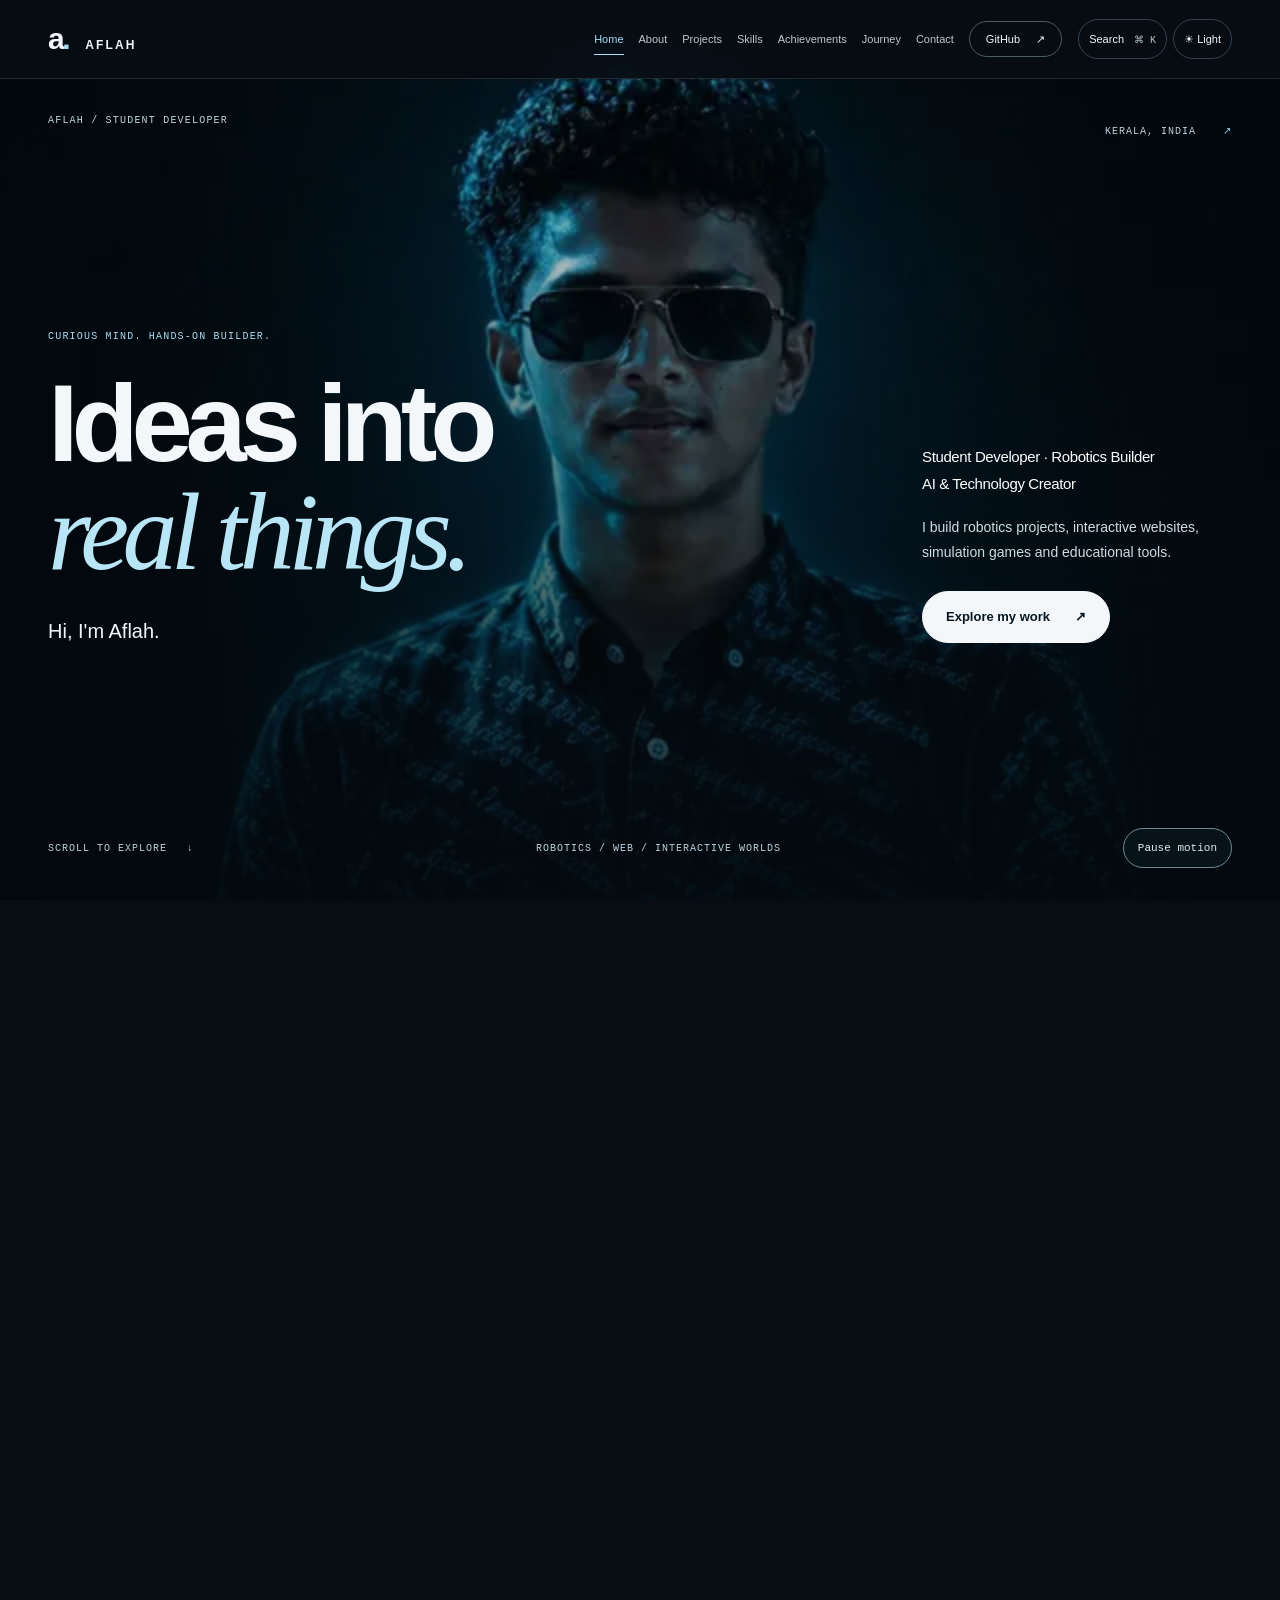
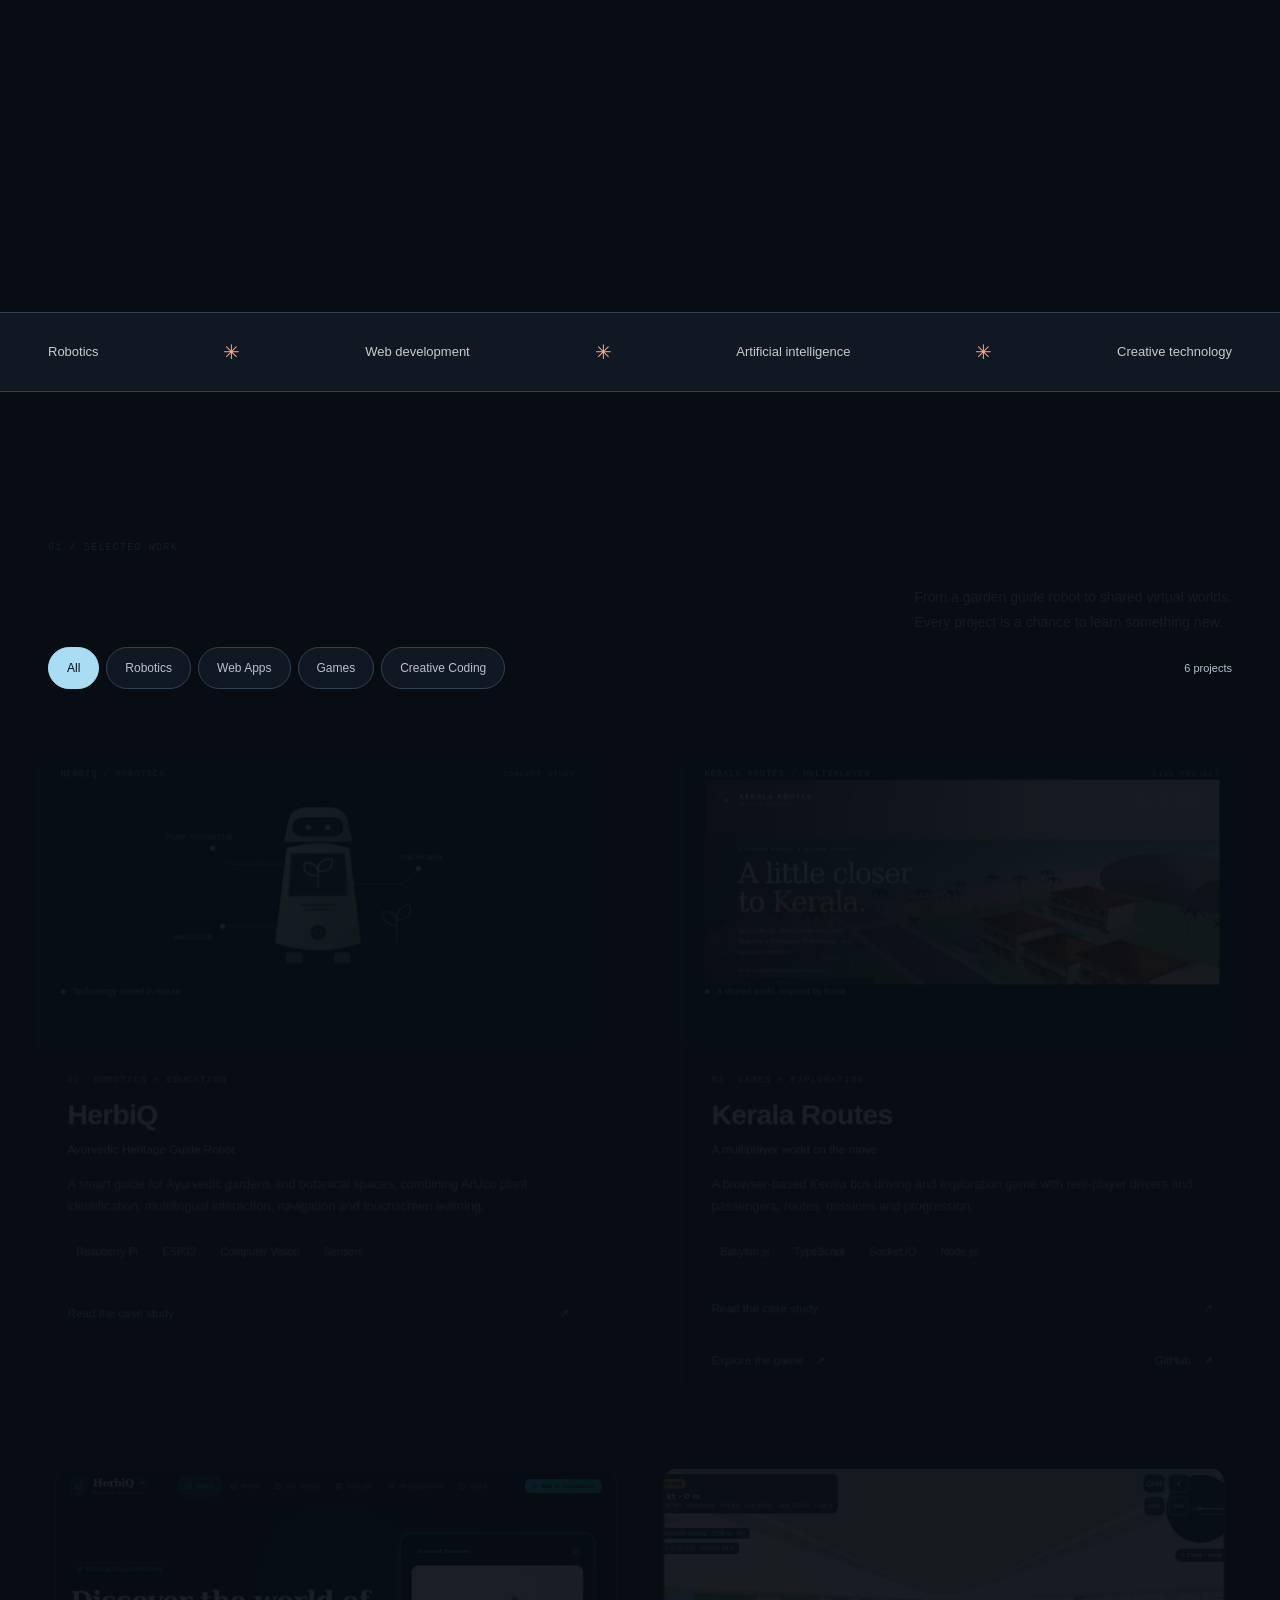
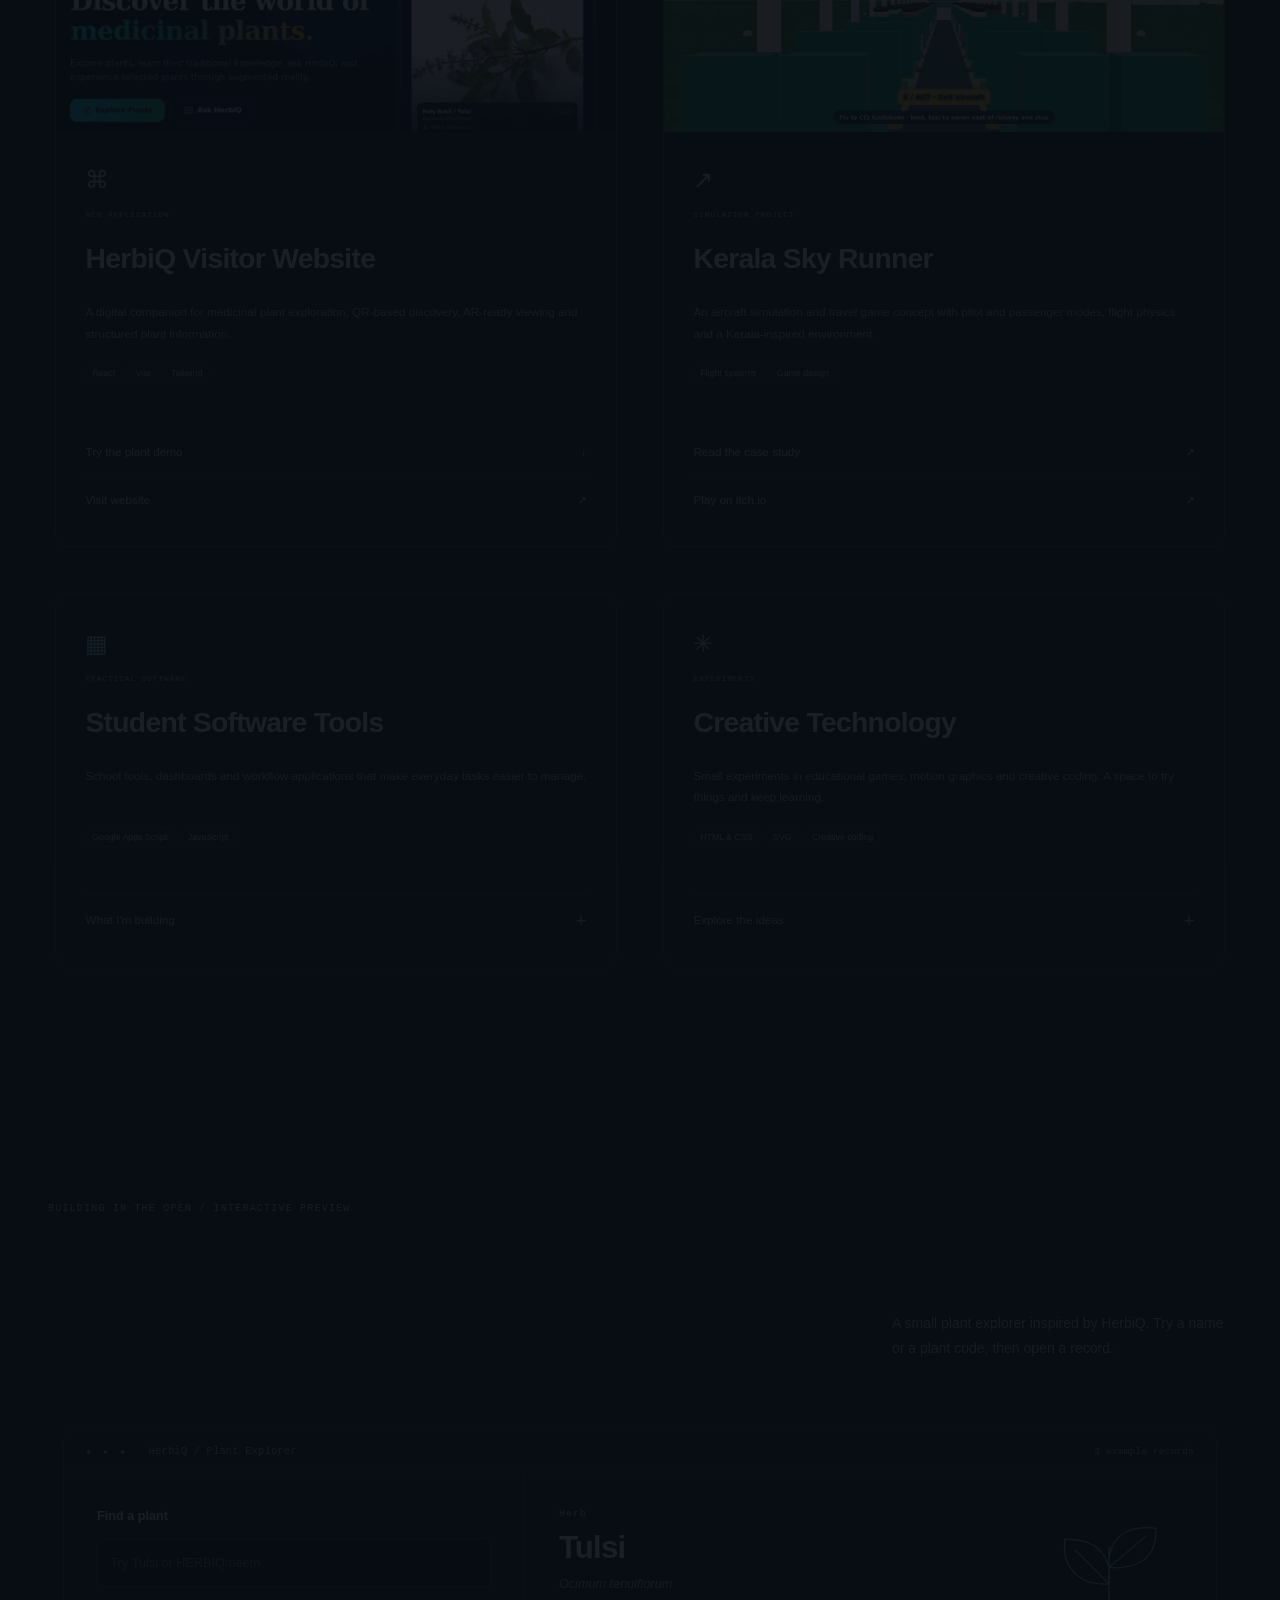
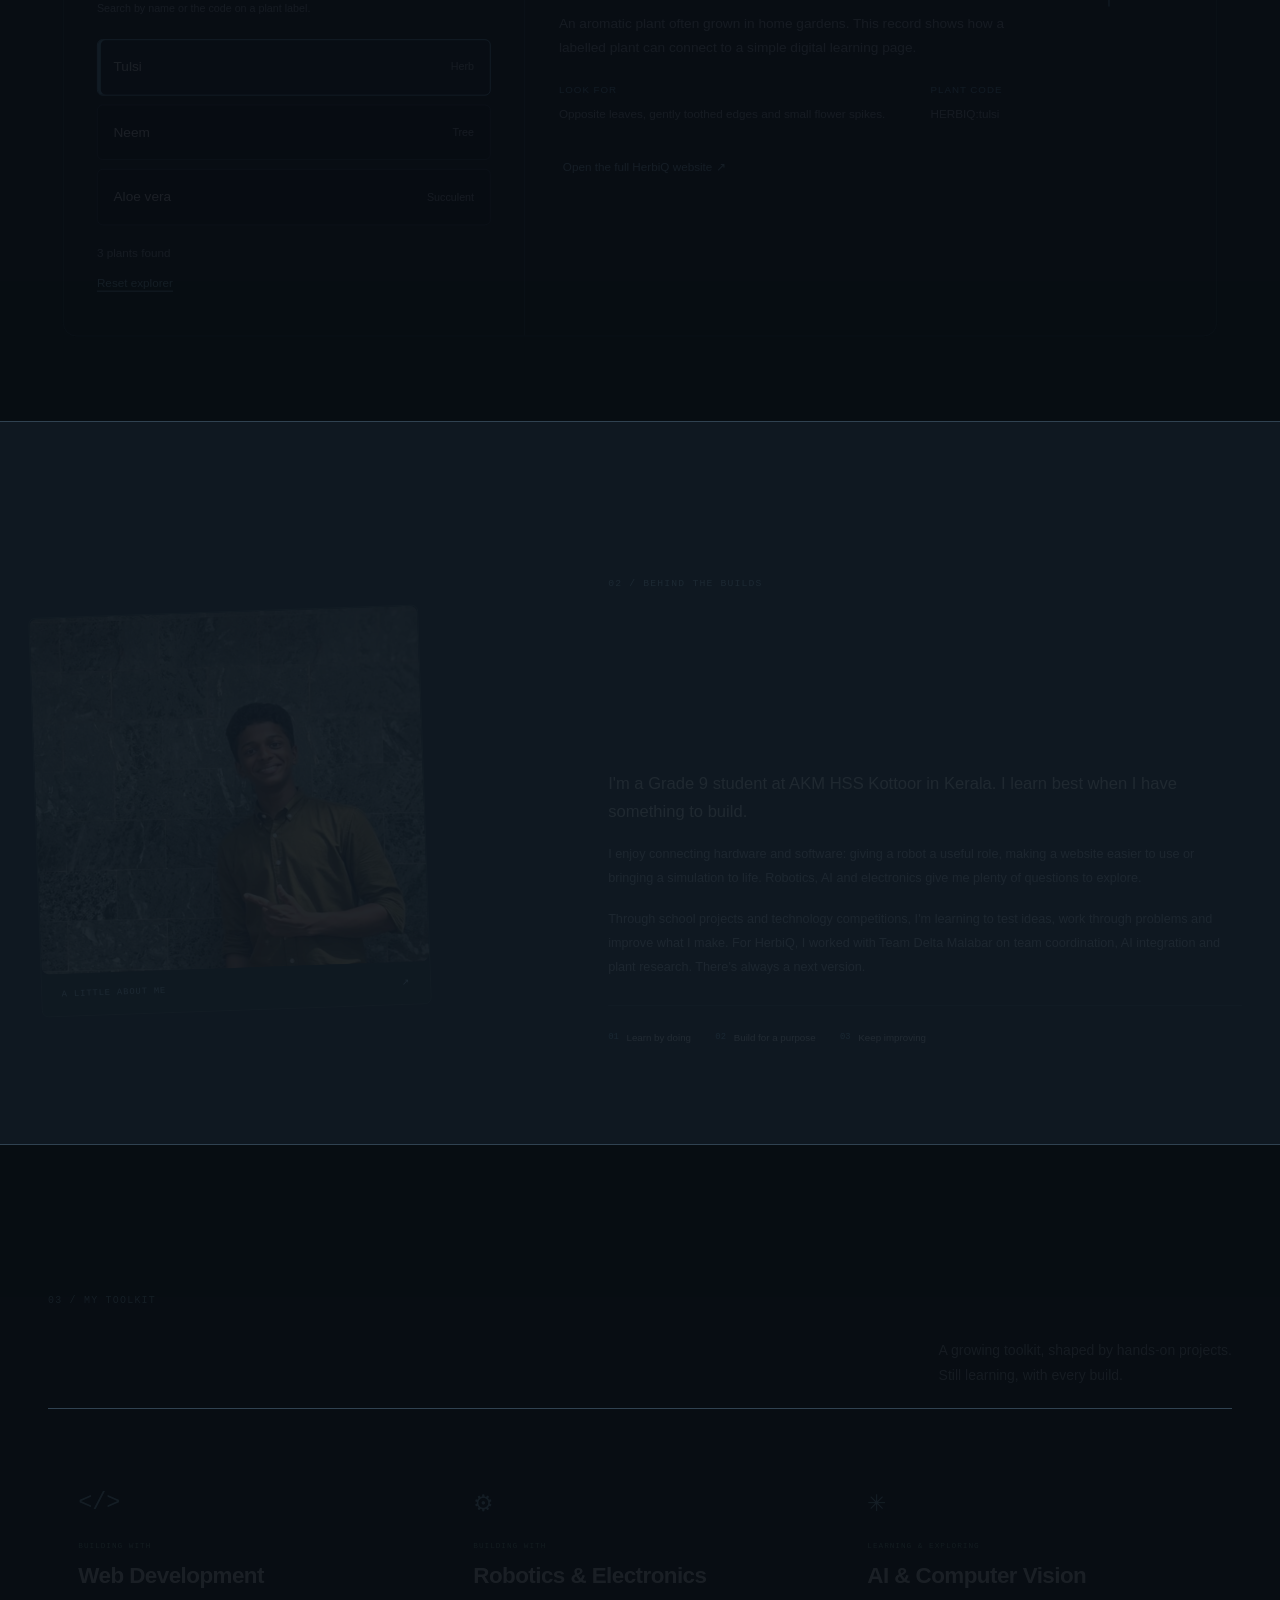
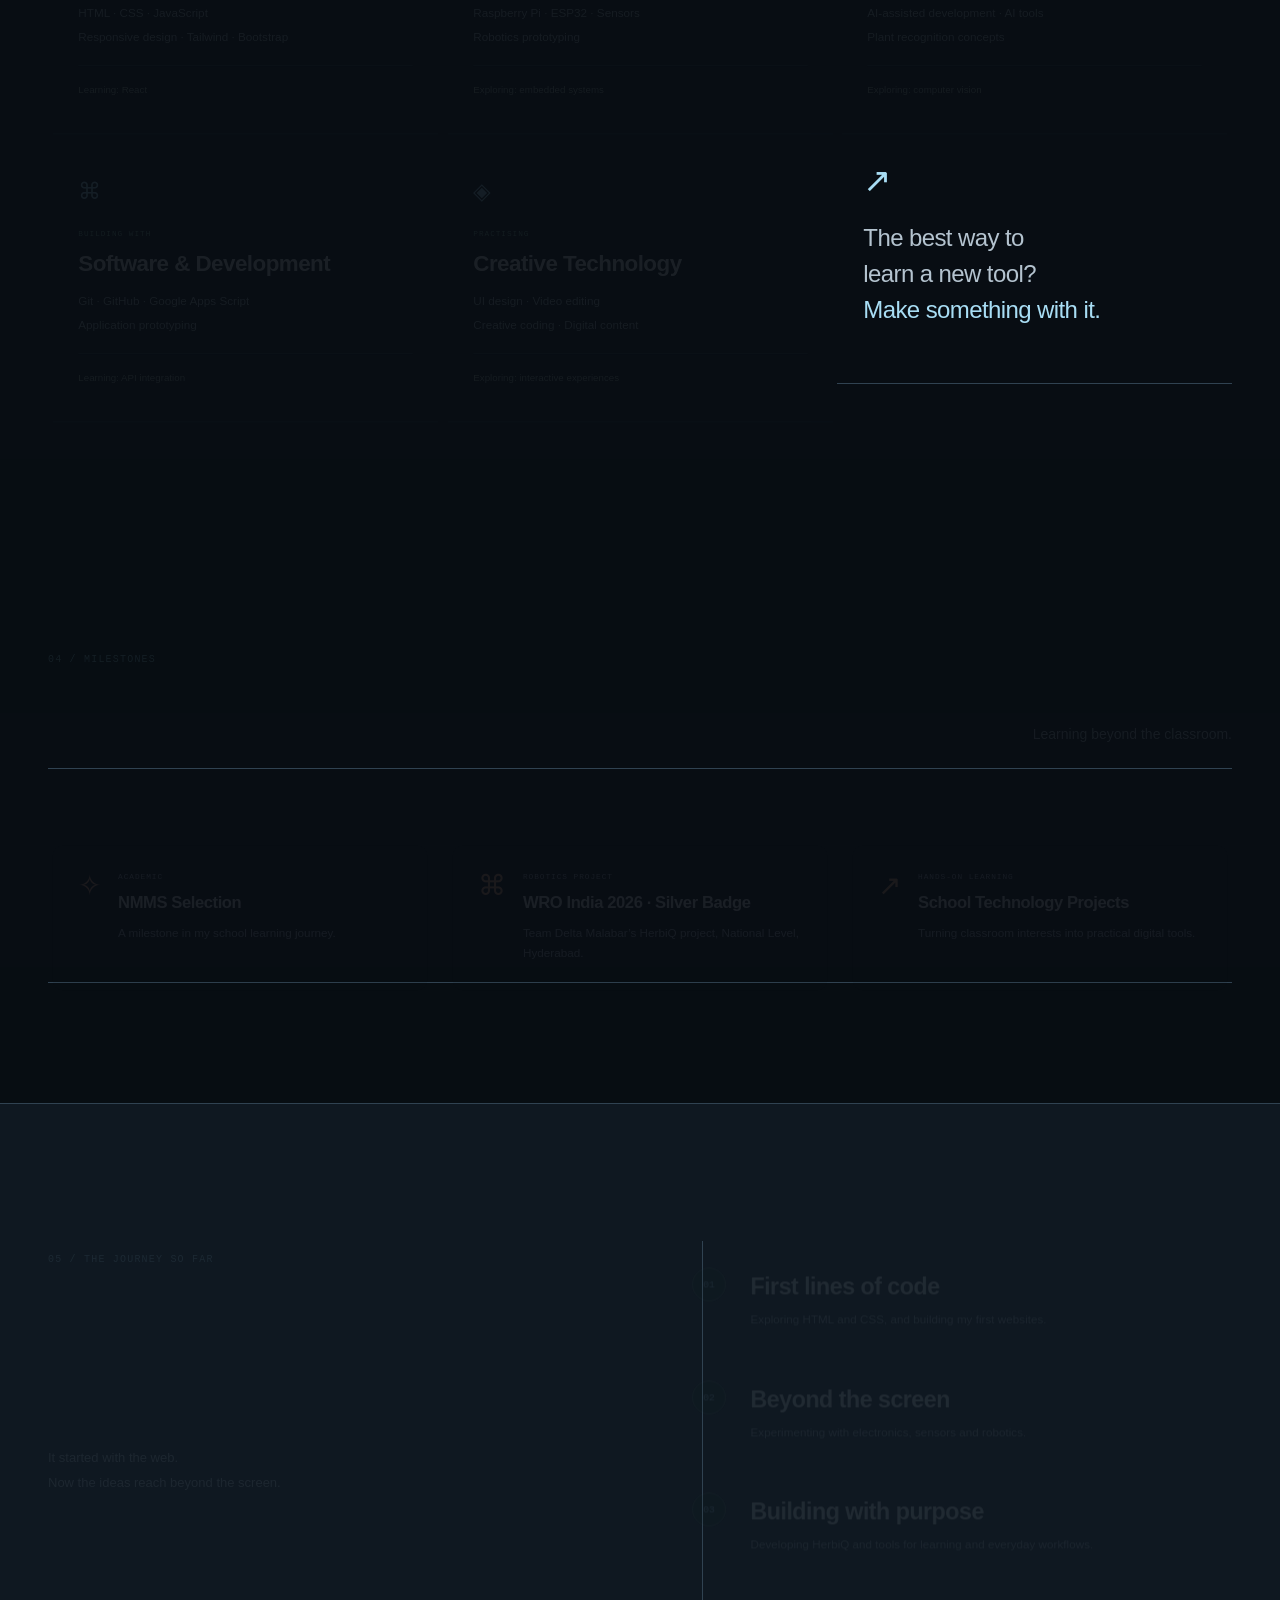
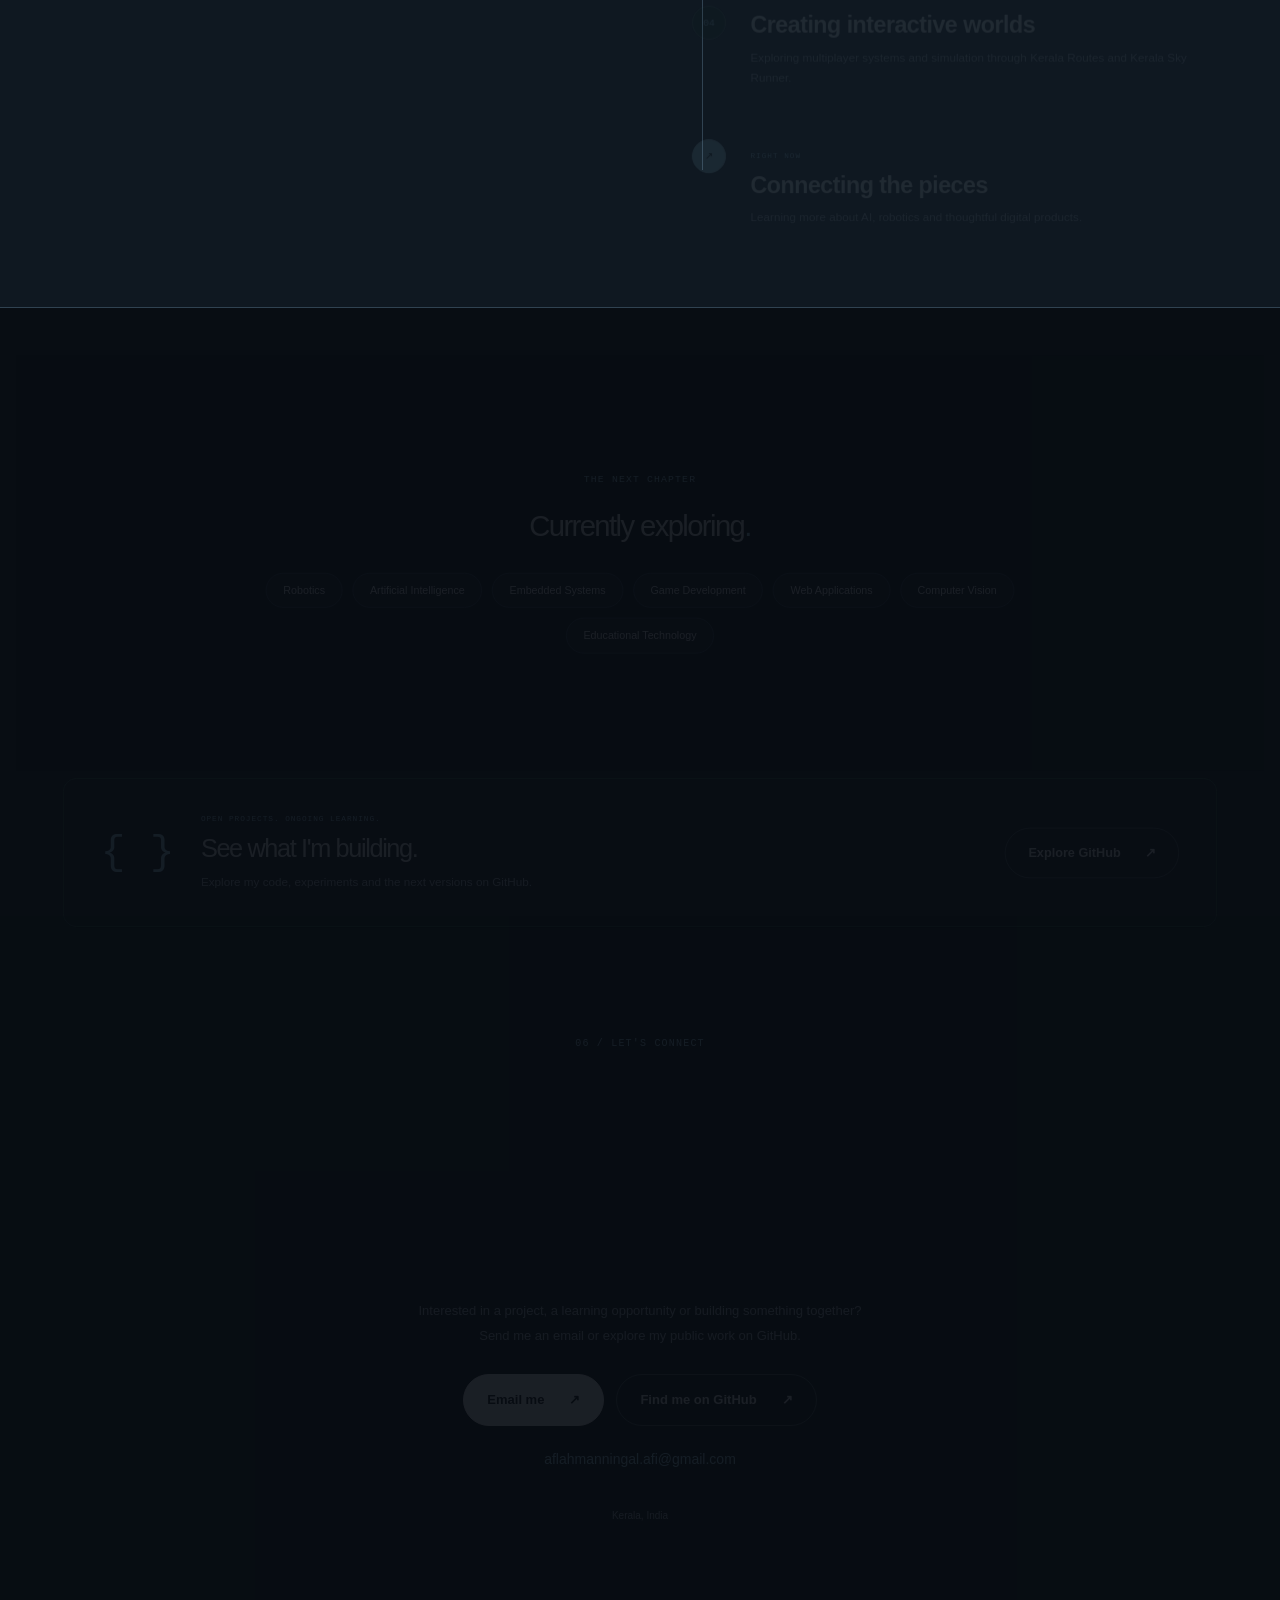
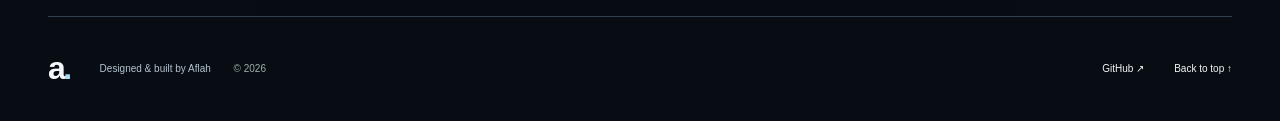
<file: index.html>
<!doctype html>
<html lang="en">
  <head>
    <meta charset="utf-8" />
    <meta name="viewport" content="width=device-width, initial-scale=1" />
    <meta name="theme-color" content="#0c1416" />
    <title>Aflah — Student Developer & Robotics Builder</title>
    <meta
      name="description"
      content="Aflah is a Grade 9 student at AKM HSS Kottoor, Kerala, building robotics projects, web applications, simulation games and educational technology."
    />
    <link rel="canonical" href="https://aflahafi.github.io/personal-/" />
    <meta property="og:type" content="website" />
    <meta property="og:title" content="Aflah — Ideas into things that work." />
    <meta
      property="og:description"
      content="Student developer, robotics builder and AI & technology creator from Kerala. Explore HerbiQ, Kerala Routes and more."
    />
    <meta property="og:url" content="https://aflahafi.github.io/personal-/" />
    <meta
      property="og:image"
      content="https://aflahafi.github.io/personal-/assets/social-card.jpg"
    />
    <meta property="og:image:width" content="1200" />
    <meta property="og:image:height" content="630" />
    <meta
      property="og:image:alt"
      content="Aflah, student developer and robotics builder from Kerala"
    />
    <meta name="twitter:card" content="summary_large_image" />
    <link rel="icon" href="assets/favicon.svg" type="image/svg+xml" />
    <script src="theme.js?v=20261012-cinematic"></script>
    <link rel="stylesheet" href="style.css?v=20261012-cinematic" />
    <link rel="stylesheet" href="features.css?v=20261012-cinematic" />
    <script src="script.js?v=20261012-cinematic" defer></script>
    <script src="features.js?v=20261012-cinematic" defer></script>
  <link rel="stylesheet" href="cinematic.css?v=20261012"><script src="cinematic.js?v=20261012" defer></script></head>
  <body class="cinematic">
    <a class="skip-link" href="#main">Skip to content</a>
    <header class="site-header">
      <nav class="nav wrap" aria-label="Main navigation">
        <a class="brand" href="#home" aria-label="Aflah home"
          >a<span>.</span><span class="brand-name">AFLAH</span></a
        >
        <div class="nav-tools" hidden>
          <button class="utility-button command-trigger" type="button" aria-label="Search projects and sections">Search <kbd>⌘ K</kbd></button>
          <button class="utility-button theme-toggle" type="button" aria-label="Switch to light theme">☀ <span>Light</span></button>
        </div>
        <button
          class="menu-toggle"
          type="button"
          aria-controls="nav-links"
          aria-expanded="false"
          hidden
        >
          <span>Menu</span><span class="menu-icon" aria-hidden="true"></span>
        </button>
        <div class="nav-links" id="nav-links">
          <a href="#home">Home</a><a href="#about">About</a
          ><a href="#projects">Projects</a><a href="#skills">Skills</a
          ><a href="#achievements">Achievements</a><a href="#journey">Journey</a
          ><a href="#contact">Contact</a>
          <a class="nav-github" href="https://github.com/AFLAHAFI"
            >GitHub <span aria-hidden="true">↗</span></a
          >
        </div>
      </nav>
    </header>
    <main id="main">

      <section class="cinema-hero" id="home" aria-labelledby="hero-title">
        <div class="cinema-stage">
      <div class="cinema-backdrop" aria-hidden="true"><img src="assets/sequence/poster.webp" alt="" width="1280" height="720" fetchpriority="high"><canvas id="portrait-sequence"></canvas></div>
          <div class="cinema-top wrap"><p class="eyebrow">AFLAH / STUDENT DEVELOPER</p><p>KERALA, INDIA <span>↗</span></p></div>
          <div class="cinema-intro wrap">
            <div><p class="eyebrow">CURIOUS MIND. HANDS-ON BUILDER.</p><h1 id="hero-title">Ideas into<br><em>real things.</em></h1><p class="cinema-name">Hi, I'm Aflah.</p></div>
            <div class="cinema-summary"><p class="hero-role">Student Developer · Robotics Builder<br>AI & Technology Creator</p><p>I build robotics projects, interactive websites, simulation games and educational tools.</p><a class="button primary" href="#projects">Explore my work <span aria-hidden="true">↗</span></a></div>
          </div>
          <div class="cinema-second wrap"><p class="eyebrow">HARDWARE. SOFTWARE. A LITTLE CURIOSITY.</p><h2>Learning by doing.<br>Building with purpose.</h2><p>Grade 9 · AKM HSS Kottoor<br>One idea. Many ways to build it.</p><a class="text-link" href="#about">Meet the person behind the projects ↗</a></div>
          <div class="cinema-bottom wrap"><a href="#projects">SCROLL TO EXPLORE <span aria-hidden="true">↓</span></a><span>ROBOTICS / WEB / INTERACTIVE WORLDS</span><button id="motion-toggle" type="button" hidden aria-pressed="false">Pause motion</button></div>
        </div>
      </section>
      <div class="discipline-strip" aria-label="Areas of interest">
        <div class="wrap">
          <span>Robotics</span><i aria-hidden="true">✳</i
          ><span>Web development</span><i aria-hidden="true">✳</i
          ><span>Artificial intelligence</span><i aria-hidden="true">✳</i
          ><span>Creative technology</span>
        </div>
      </div>
      <section
        class="section wrap"
        id="projects"
        aria-labelledby="projects-title"
      >
        <div class="section-heading">
          <div>
            <p class="eyebrow">01 / SELECTED WORK</p>
            <h2 id="projects-title">Ideas, brought to life<span>.</span></h2>
          </div>
          <p>
            From a garden guide robot to shared virtual worlds.<br />Every
            project is a chance to learn something new.
          </p>
        </div>
        <div class="project-toolbar" hidden>
          <div class="filter-buttons" role="group" aria-label="Filter projects">
            <button type="button" data-filter="all" aria-pressed="true">All</button>
            <button type="button" data-filter="robotics" aria-pressed="false">Robotics</button>
            <button type="button" data-filter="web" aria-pressed="false">Web Apps</button>
            <button type="button" data-filter="games" aria-pressed="false">Games</button>
            <button type="button" data-filter="creative" aria-pressed="false">Creative Coding</button>
          </div>
          <p class="result-count" role="status" aria-live="polite">6 projects</p>
        </div>
        <div class="project-catalog"><article data-category="robotics" class="project-card featured reveal">
            <div class="project-visual herbiq-visual">
              <div class="visual-top">
                <span>HERBIQ / ROBOTICS</span><span>CONCEPT STUDY</span>
              </div>
              <img
                src="assets/herbiq.svg"
                width="600"
                height="320"
                alt="Concept illustration of a guide robot with a plant information display"
                loading="lazy"
              />
              <div class="visual-bottom">
                <span class="status-dot"></span> Technology rooted in nature
              </div>
            </div>
            <div class="project-body">
              <div class="project-kicker">
                01 <span>ROBOTICS × EDUCATION</span>
              </div>
              <h3>HerbiQ</h3>
              <p class="project-subtitle">Ayurvedic Heritage Guide Robot</p>
              <p>
                A smart guide for Ayurvedic gardens and botanical spaces,
                combining ArUco plant identification, multilingual interaction,
                navigation and touchscreen learning.
              </p>
              <ul class="tags" aria-label="HerbiQ technologies">
                <li>Raspberry Pi</li>
                <li>ESP32</li>
                <li>Computer Vision</li>
                <li>Sensors</li>
              </ul>
              <a class="card-link" href="projects/herbiq.html">Read the case study <span aria-hidden="true">↗</span></a>
            </div>
          </article>
<article data-category="games" class="project-card featured reveal">
            <div class="project-visual routes-visual">
              <div class="visual-top">
                <span>KERALA ROUTES / MULTIPLAYER</span><span>LIVE PROJECT</span>
              </div>
              <img
                src="assets/kerala-routes-screen.webp"
                width="600"
                height="320"
                alt="Kerala Routes multiplayer game welcome screen"
                loading="lazy"
              />
              <div class="visual-bottom">
                <span class="status-dot"></span> A shared world, inspired by
                home
              </div>
            </div>
            <div class="project-body">
              <div class="project-kicker">
                02 <span>GAMES × EXPLORATION</span>
              </div>
              <h3>Kerala Routes</h3>
              <p class="project-subtitle">A multiplayer world on the move</p>
              <p>
                A browser-based Kerala bus driving and exploration game with
                real-player drivers and passengers, routes, missions and
                progression.
              </p>
              <ul class="tags" aria-label="Kerala Routes technologies">
                <li>Babylon.js</li>
                <li>TypeScript</li>
                <li>Socket.IO</li>
                <li>Node.js</li>
              </ul>
              <a class="case-link" href="projects/kerala-routes.html">Read the case study <span aria-hidden="true">↗</span></a><div class="project-links">
                <a href="https://aflahafi.github.io/kerala-routes/"
                  >Explore the game <span aria-hidden="true">↗</span></a
                ><a href="https://github.com/AFLAHAFI/kerala-routes"
                  >GitHub <span aria-hidden="true">↗</span></a
                >
              </div>
            </div>
          </article>
<article data-category="web" class="project-card compact reveal"><img class="card-preview" src="assets/herbiq-screen.webp" width="1280" height="800" loading="lazy" alt="HerbiQ visitor website plant explorer">
            <div class="small-card-top">
              <span class="project-icon" aria-hidden="true">⌘</span
              ><span class="micro">WEB APPLICATION</span>
            </div>
            <h3>HerbiQ Visitor Website</h3>
            <p>
              A digital companion for medicinal plant exploration, QR-based
              discovery, AR-ready viewing and structured plant information.
            </p>
            <ul class="tags">
              <li>React</li>
              <li>Vite</li>
              <li>Tailwind</li>
            </ul>
            <a class="case-link" href="#playground">Try the plant demo <span aria-hidden="true">↓</span></a><a class="card-link" href="https://herbiq-site.vercel.app/"
              >Visit website <span aria-hidden="true">↗</span></a
            >
          </article>
<article data-category="games" class="project-card compact reveal"><img class="card-preview" src="assets/sky-runner-screen.webp" width="1364" height="606" loading="lazy" alt="Aircraft cabin in Kerala Sky Runner">
            <div class="small-card-top">
              <span class="project-icon" aria-hidden="true">↗</span
              ><span class="micro">SIMULATION PROJECT</span>
            </div>
            <h3>Kerala Sky Runner</h3>
            <p>
              An aircraft simulation and travel game concept with pilot and
              passenger modes, flight physics and a Kerala-inspired environment.
            </p>
            <ul class="tags">
              <li>Flight systems</li>
              <li>Game design</li>
            </ul>
            <a class="case-link" href="projects/sky-runner.html">Read the case study <span aria-hidden="true">↗</span></a><a class="card-link" href="https://brainbloom.itch.io/kerala-sky-runner-living-world"
              >Play on itch.io <span aria-hidden="true">↗</span></a
            >
          </article>
<article data-category="web" class="project-card compact reveal">
            <div class="small-card-top">
              <span class="project-icon" aria-hidden="true">▦</span
              ><span class="micro">PRACTICAL SOFTWARE</span>
            </div>
            <h3>Student Software Tools</h3>
            <p>
              School tools, dashboards and workflow applications that make
              everyday tasks easier to manage.
            </p>
            <ul class="tags">
              <li>Google Apps Script</li>
              <li>JavaScript</li>
            </ul>
            <details>
              <summary>
                What I'm building <span aria-hidden="true">+</span>
              </summary>
              <div class="detail-content">
                Attendance and inventory tools, admission workflows and task
                management dashboards. These internal applications are presented
                here without private records or access links.
              </div>
            </details>
          </article>
<article data-category="creative" class="project-card compact reveal">
            <div class="small-card-top">
              <span class="project-icon" aria-hidden="true">✳</span
              ><span class="micro">EXPERIMENTS</span>
            </div>
            <h3>Creative Technology</h3>
            <p>
              Small experiments in educational games, motion graphics and
              creative coding. A space to try things and keep learning.
            </p>
            <ul class="tags">
              <li>HTML & CSS</li>
              <li>SVG</li>
              <li>Creative coding</li>
            </ul>
            <details>
              <summary>
                Explore the ideas <span aria-hidden="true">+</span>
              </summary>
              <div class="detail-content">
                Browser-based maths activities, animated SVG visuals and MotionForge experiments for turning SVG/HTML animations into video, combining design with code.
              </div>
            </details>
          </article></div>
      </section>
      <section class="section wrap playground" id="playground" aria-labelledby="playground-title">
        <div class="section-heading"><div><p class="eyebrow">BUILDING IN THE OPEN / INTERACTIVE PREVIEW</p><h2 id="playground-title">A little curiosity.<br>A living collection<span>.</span></h2></div><p>A small plant explorer inspired by HerbiQ. Try a name or a plant code, then open a record.</p></div>
        <div class="demo-shell" hidden>
          <div class="demo-browser"><span aria-hidden="true">● ● ●</span><span>HerbiQ / Plant Explorer</span><span class="demo-badge">3 example records</span></div>
          <div class="demo-layout"><div class="plant-search-panel">
            <label for="plant-search">Find a plant</label><input id="plant-search" type="search" placeholder="Try Tulsi or HERBIQ:neem" autocomplete="off">
            <p class="demo-hint">Search by name or the code on a plant label.</p>
            <div id="plant-list" class="plant-list" role="group" aria-label="Example plants"></div>
            <p id="plant-count" role="status" aria-live="polite"></p>
            <button type="button" class="demo-reset">Reset explorer</button>
          </div><article class="plant-detail" aria-labelledby="plant-title">
            <div class="leaf-art" aria-hidden="true"><svg viewBox="0 0 240 180"><path d="M120 164V65M120 127C63 130 42 91 48 54C102 52 126 84 120 127M120 100C117 52 149 29 197 36C199 82 170 104 120 100"/><path d="M120 127L63 70M120 100L180 49"/></svg></div>
            <p class="eyebrow" id="plant-type"></p><h3 id="plant-title"></h3><p id="plant-scientific" class="scientific"></p><p id="plant-description"></p>
            <dl class="plant-facts"><div><dt>Look for</dt><dd id="plant-identification"></dd></div><div><dt>Plant code</dt><dd id="plant-code"></dd></div></dl>
            <a href="https://herbiq-site.vercel.app/" class="text-link">Open the full HerbiQ website ↗</a>
          </article></div>
        </div>
        <noscript><p><a href="https://herbiq-site.vercel.app/">Explore plants on the HerbiQ website ↗</a></p></noscript>
      </section>
      <section class="about-section" id="about" aria-labelledby="about-title">
        <div class="section wrap about-grid">
          <div class="about-photo reveal">
            <picture
              ><source
                type="image/webp"
                srcset="
                  assets/aflah-about-480.webp 480w,
                  assets/aflah-about-900.webp 900w
                "
                sizes="(max-width: 760px) 85vw, 340px" />
              <img
                src="assets/aflah-about.jpg"
                width="896"
                height="1195"
                alt="Aflah smiling beside a stone wall"
                loading="lazy"
            /></picture>
            <div class="photo-footnote">
              <span>A LITTLE ABOUT ME</span><span aria-hidden="true">↗</span>
            </div>
          </div>
          <div class="about-copy">
            <p class="eyebrow">02 / BEHIND THE BUILDS</p>
            <h2 id="about-title">
              Curiosity first.<br />Build, learn, repeat<span>.</span>
            </h2>
            <p class="lead">
              I'm a Grade 9 student at AKM HSS Kottoor in Kerala. I learn best
              when I have something to build.
            </p>
            <p>
              I enjoy connecting hardware and software: giving a robot a useful
              role, making a website easier to use or bringing a simulation to
              life. Robotics, AI and electronics give me plenty of questions to
              explore.
            </p>
            <p>
              Through school projects and technology competitions, I'm learning
              to test ideas, work through problems and improve what I make.
              For HerbiQ, I worked with Team Delta Malabar on team coordination, AI integration and plant research. There's always a next version.
            </p>
            <div class="about-values">
              <div>
                <span aria-hidden="true">01</span
                ><strong>Learn by doing</strong>
              </div>
              <div>
                <span aria-hidden="true">02</span
                ><strong>Build for a purpose</strong>
              </div>
              <div>
                <span aria-hidden="true">03</span
                ><strong>Keep improving</strong>
              </div>
            </div>
          </div>
        </div>
      </section>
      <section class="section wrap" id="skills" aria-labelledby="skills-title">
        <div class="section-heading">
          <div>
            <p class="eyebrow">03 / MY TOOLKIT</p>
            <h2 id="skills-title">
              Tools I use. Ideas I explore<span>.</span>
            </h2>
          </div>
          <p>
            A growing toolkit, shaped by hands-on projects.<br />Still learning,
            with every build.
          </p>
        </div>
        <div class="skills-grid">
          <article class="skill-card">
            <span class="skill-number" aria-hidden="true">&lt;/&gt;</span>
            <p class="micro">BUILDING WITH</p>
            <h3>Web Development</h3>
            <p>
              HTML · CSS · JavaScript<br />Responsive design · Tailwind ·
              Bootstrap
            </p>
            <span class="learning-note">Learning: React</span>
          </article>
          <article class="skill-card">
            <span class="skill-number" aria-hidden="true">⚙</span>
            <p class="micro">BUILDING WITH</p>
            <h3>Robotics & Electronics</h3>
            <p>Raspberry Pi · ESP32 · Sensors<br />Robotics prototyping</p>
            <span class="learning-note">Exploring: embedded systems</span>
          </article>
          <article class="skill-card">
            <span class="skill-number" aria-hidden="true">✳</span>
            <p class="micro">LEARNING & EXPLORING</p>
            <h3>AI & Computer Vision</h3>
            <p>
              AI-assisted development · AI tools<br />Plant recognition concepts
            </p>
            <span class="learning-note">Exploring: computer vision</span>
          </article>
          <article class="skill-card">
            <span class="skill-number" aria-hidden="true">⌘</span>
            <p class="micro">BUILDING WITH</p>
            <h3>Software & Development</h3>
            <p>
              Git · GitHub · Google Apps Script<br />Application prototyping
            </p>
            <span class="learning-note">Learning: API integration</span>
          </article>
          <article class="skill-card">
            <span class="skill-number" aria-hidden="true">◈</span>
            <p class="micro">PRACTISING</p>
            <h3>Creative Technology</h3>
            <p>
              UI design · Video editing<br />Creative coding · Digital content
            </p>
            <span class="learning-note"
              >Exploring: interactive experiences</span
            >
          </article>
          <div class="toolkit-note">
            <span aria-hidden="true">↗</span>
            <p>
              The best way to<br />learn a new tool?<br /><strong
                >Make something with it.</strong
              >
            </p>
          </div>
        </div>
      </section>
      <section
        class="section wrap achievements-section"
        id="achievements"
        aria-labelledby="achievements-title"
      >
        <div class="section-heading">
          <div>
            <p class="eyebrow">04 / MILESTONES</p>
            <h2 id="achievements-title">
              Small steps. Real progress<span>.</span>
            </h2>
          </div>
          <p>Learning beyond the classroom.</p>
        </div>
        <div class="milestones">
          <article>
            <span class="milestone-icon" aria-hidden="true">✧</span>
            <div>
              <p class="micro">ACADEMIC</p>
              <h3>NMMS Selection</h3>
              <p>A milestone in my school learning journey.</p>
            </div>
          </article>
          <article>
            <span class="milestone-icon" aria-hidden="true">⌘</span>
            <div>
              <p class="micro">ROBOTICS PROJECT</p>
              <h3>WRO India 2026 · Silver Badge</h3>
              <p>Team Delta Malabar’s HerbiQ project, National Level, Hyderabad.</p>
            </div>
          </article>
          <article>
            <span class="milestone-icon" aria-hidden="true">↗</span>
            <div>
              <p class="micro">HANDS-ON LEARNING</p>
              <h3>School Technology Projects</h3>
              <p>Turning classroom interests into practical digital tools.</p>
            </div>
          </article>
        </div>
      </section>
      <section
        class="journey-section"
        id="journey"
        aria-labelledby="journey-title"
      >
        <div class="section wrap journey-grid">
          <div>
            <p class="eyebrow">05 / THE JOURNEY SO FAR</p>
            <h2 id="journey-title">
              One project leads<br />to the next<span>.</span>
            </h2>
            <p>
              It started with the web.<br />Now the ideas reach beyond the
              screen.
            </p>
          </div>
          <ol class="timeline">
            <li>
              <span class="timeline-step">01</span>
              <div>
                <h3>First lines of code</h3>
                <p>Exploring HTML and CSS, and building my first websites.</p>
              </div>
            </li>
            <li>
              <span class="timeline-step">02</span>
              <div>
                <h3>Beyond the screen</h3>
                <p>Experimenting with electronics, sensors and robotics.</p>
              </div>
            </li>
            <li>
              <span class="timeline-step">03</span>
              <div>
                <h3>Building with purpose</h3>
                <p>
                  Developing HerbiQ and tools for learning and everyday
                  workflows.
                </p>
              </div>
            </li>
            <li>
              <span class="timeline-step">04</span>
              <div>
                <h3>Creating interactive worlds</h3>
                <p>
                  Exploring multiplayer systems and simulation through Kerala
                  Routes and Kerala Sky Runner.
                </p>
              </div>
            </li>
            <li class="current">
              <span class="timeline-step">↗</span>
              <div>
                <span class="micro">RIGHT NOW</span>
                <h3>Connecting the pieces</h3>
                <p>
                  Learning more about AI, robotics and thoughtful digital
                  products.
                </p>
              </div>
            </li>
          </ol>
        </div>
      </section>
      <section class="section wrap exploring" aria-labelledby="exploring-title">
        <p class="eyebrow">THE NEXT CHAPTER</p>
        <h2 id="exploring-title">Currently exploring<span>.</span></h2>
        <ul class="interest-tags">
          <li>Robotics</li>
          <li>Artificial Intelligence</li>
          <li>Embedded Systems</li>
          <li>Game Development</li>
          <li>Web Applications</li>
          <li>Computer Vision</li>
          <li>Educational Technology</li>
        </ul>
      </section>
      <section class="wrap github-section" aria-labelledby="github-title">
        <div class="github-mark" aria-hidden="true">{ }</div>
        <div>
          <p class="eyebrow">OPEN PROJECTS. ONGOING LEARNING.</p>
          <h2 id="github-title">See what I'm building.</h2>
          <p>Explore my code, experiments and the next versions on GitHub.</p>
        </div>
        <a class="button secondary" href="https://github.com/AFLAHAFI"
          >Explore GitHub <span aria-hidden="true">↗</span></a
        >
      </section>
      <section
        class="section wrap contact-section"
        id="contact"
        aria-labelledby="contact-title"
      >
        <p class="eyebrow">06 / LET'S CONNECT</p>
        <h2 id="contact-title">
          Good things start<br />with a little <em>curiosity.</em>
        </h2>
        <p>
          Interested in a project, a learning opportunity or building something
          together?<br />Send me an email or explore my public work on GitHub.
        </p>
        <div class="contact-actions">
          <a class="button primary" href="mailto:aflahmanningal.afi@gmail.com"
            >Email me <span aria-hidden="true">↗</span></a>
          <a class="button secondary" href="https://github.com/AFLAHAFI"
            >Find me on GitHub <span aria-hidden="true">↗</span></a>
        </div>
        <a class="contact-email" href="mailto:aflahmanningal.afi@gmail.com">aflahmanningal.afi@gmail.com</a>
        <span class="contact-location">Kerala, India</span>
      </section>
    </main>
    <footer class="wrap footer">
      <a class="brand" href="#home" aria-label="Back to top">a<span>.</span></a>
      <p>Designed & built by Aflah <span>© 2026</span></p>
      <a href="https://github.com/AFLAHAFI"
        >GitHub <span aria-hidden="true">↗</span></a
      ><a href="#home">Back to top <span aria-hidden="true">↑</span></a>
    </footer>
  </body>
</html>
</file>
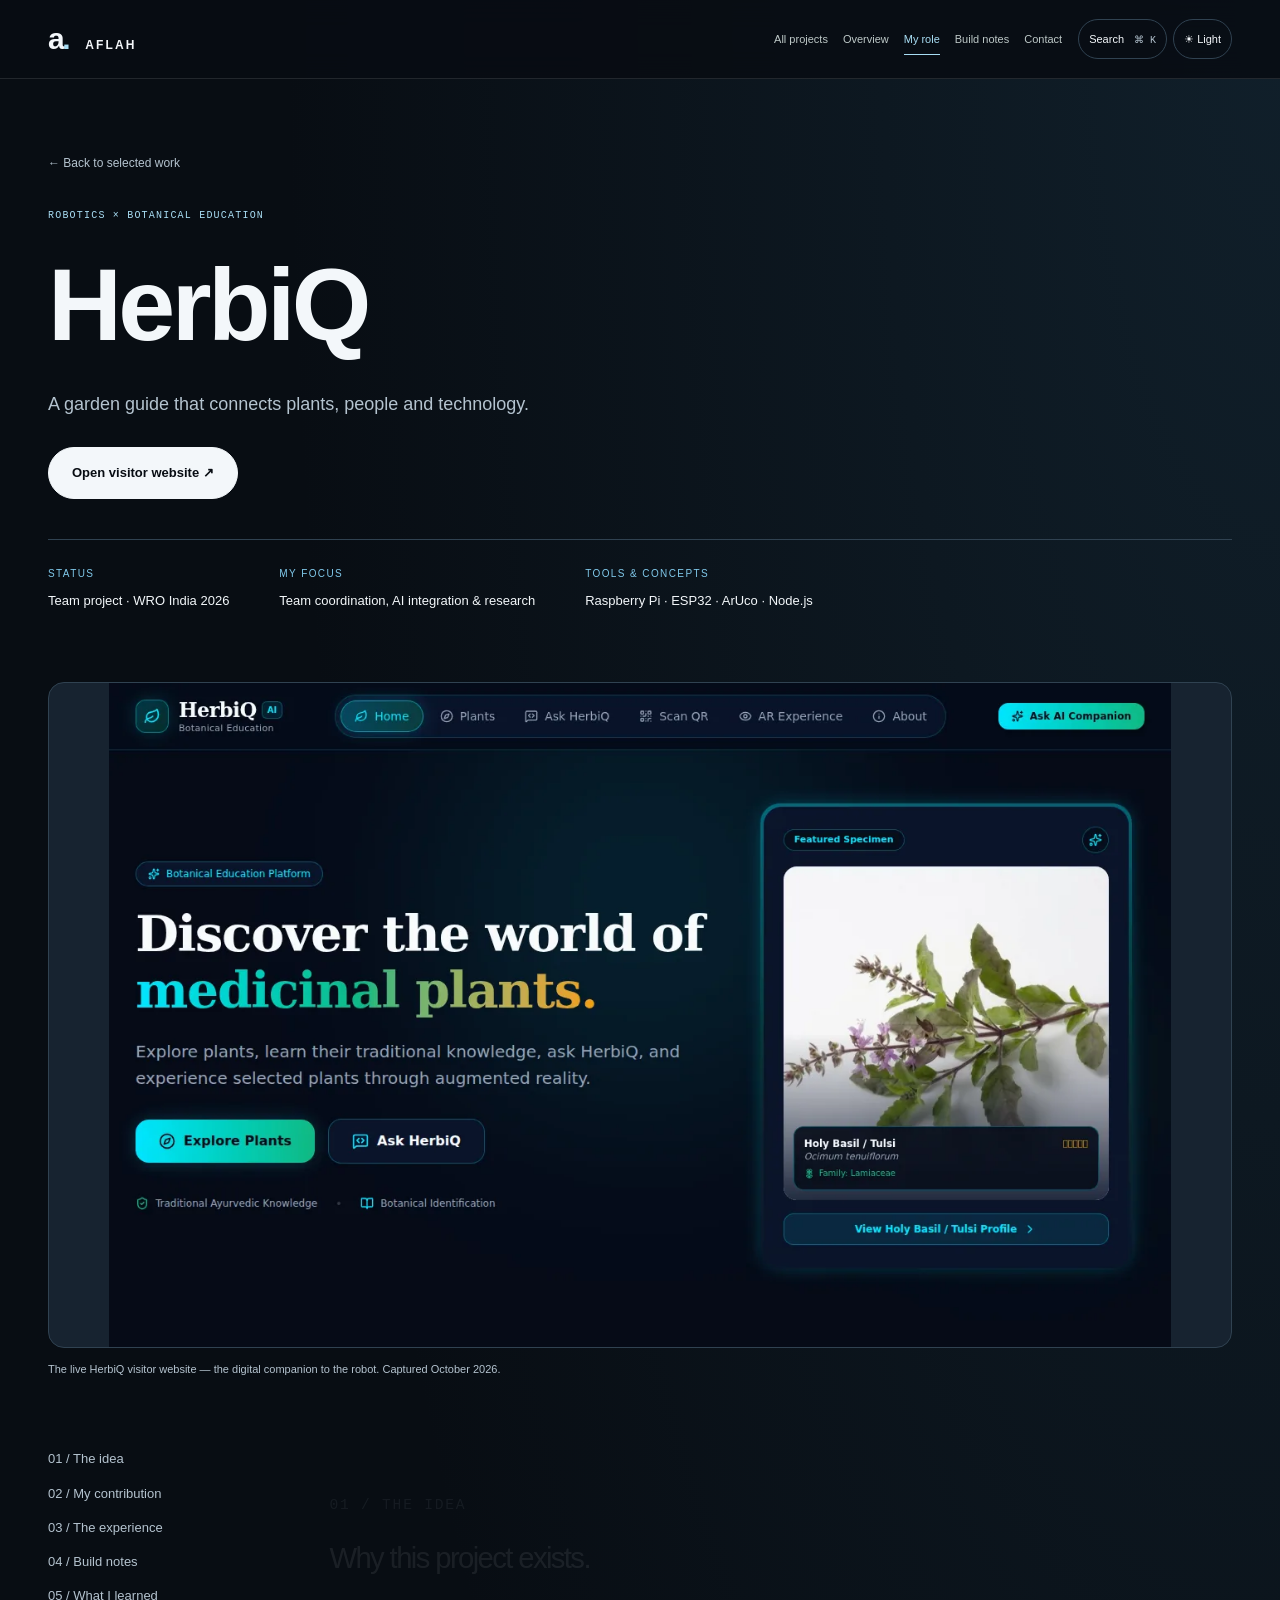
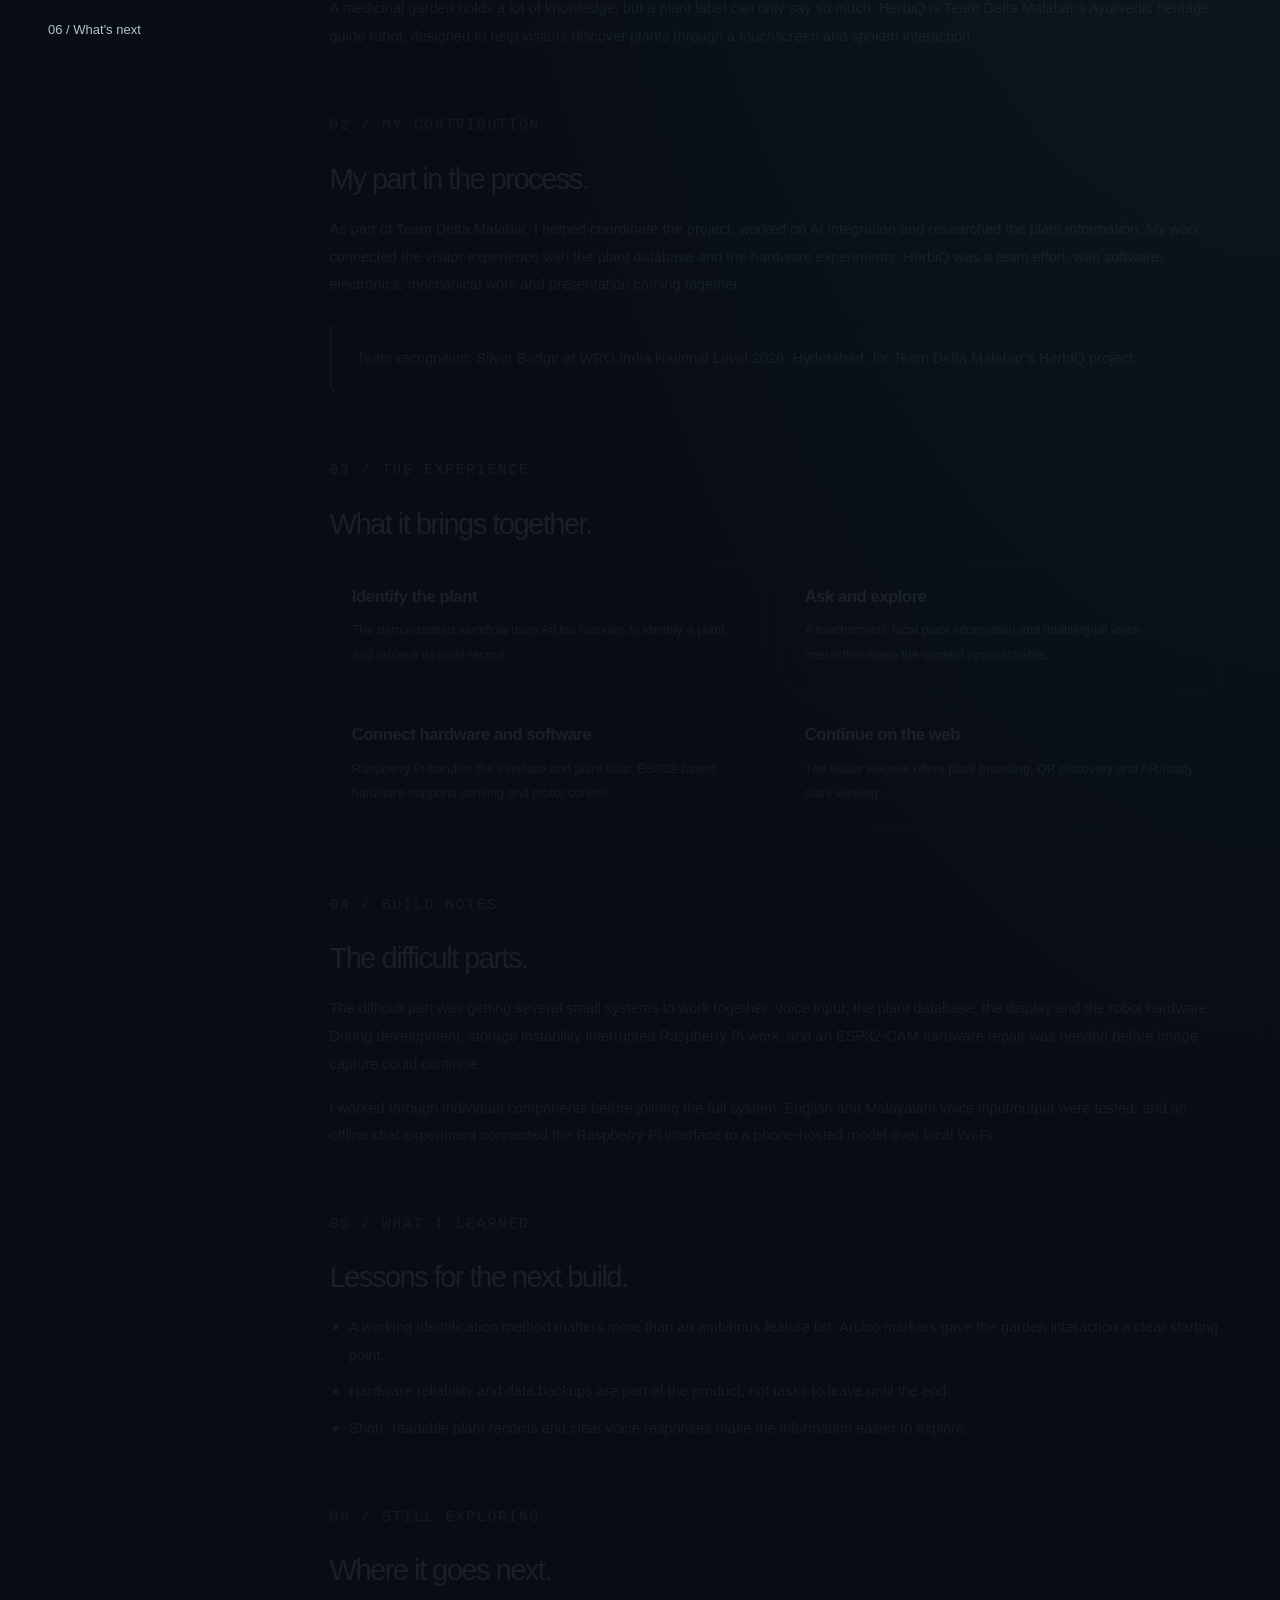
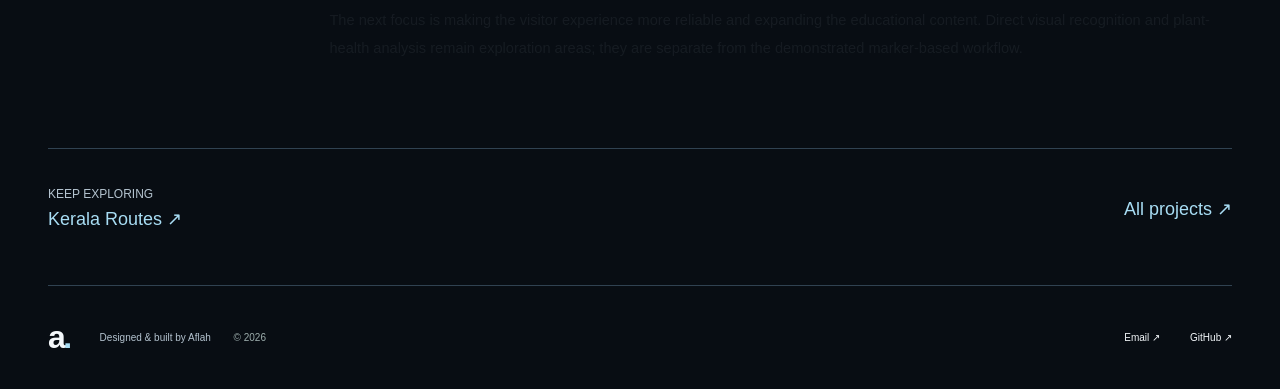
<file: projects/herbiq.html>
<!doctype html>
<html lang="en"><head><meta charset="utf-8"><meta name="viewport" content="width=device-width, initial-scale=1"><meta name="theme-color" content="#0c1416"><title>HerbiQ — Project Case Study | Aflah</title><meta name="description" content="A garden guide that connects plants, people and technology. Explore the features, contribution, challenges and lessons behind Aflah’s HerbiQ project."><link rel="canonical" href="https://aflahafi.github.io/personal-/projects/herbiq.html"><meta property="og:title" content="HerbiQ — Aflah’s Project Notes"><meta property="og:description" content="A garden guide that connects plants, people and technology."><meta property="og:type" content="article"><meta property="og:image" content="https://aflahafi.github.io/personal-/assets/herbiq-screen.webp"><link rel="icon" href="../assets/favicon.svg" type="image/svg+xml"><script src="../theme.js?v=20261012-cinematic"></script><link rel="stylesheet" href="../style.css?v=20261012-cinematic"><link rel="stylesheet" href="../features.css?v=20261012-cinematic"><script src="../script.js?v=20261012-cinematic" defer></script><script src="../features.js?v=20261012-cinematic" defer></script><link rel="stylesheet" href="../cinematic.css?v=20261012"></head>
<body data-home="../" data-case="herbiq"><a class="skip-link" href="#main">Skip to content</a><header class="site-header"><nav class="nav wrap" aria-label="Main navigation"><a class="brand" href="../index.html" aria-label="Aflah home">a<span>.</span><span class="brand-name">AFLAH</span></a><div class="nav-links" id="nav-links"><a href="../index.html#projects">All projects</a><a href="#overview">Overview</a><a href="#contribution">My role</a><a href="#build-notes">Build notes</a><a href="../index.html#contact">Contact</a></div><div class="nav-tools" hidden><button type="button" class="utility-button command-trigger" aria-label="Search projects and sections">Search <kbd>⌘ K</kbd></button><button type="button" class="utility-button theme-toggle" aria-label="Switch to light theme">☀ <span>Light</span></button></div><button class="menu-toggle" type="button" aria-controls="nav-links" aria-expanded="false" hidden><span>Menu</span><span class="menu-icon" aria-hidden="true"></span></button></nav></header>
<main id="main"><section class="case-hero wrap"><a href="../index.html#projects" class="breadcrumb">← Back to selected work</a><p class="eyebrow">ROBOTICS × BOTANICAL EDUCATION</p><h1>HerbiQ</h1><p class="case-intro">A garden guide that connects plants, people and technology.</p><div class="case-actions"><a class="button primary" href="https://herbiq-site.vercel.app/">Open visitor website ↗</a></div><dl class="case-meta"><div><dt>Status</dt><dd>Team project · WRO India 2026</dd></div><div><dt>My focus</dt><dd>Team coordination, AI integration &amp; research</dd></div><div><dt>Tools & concepts</dt><dd>Raspberry Pi · ESP32 · ArUco · Node.js</dd></div></dl></section>
<figure class="case-figure wrap"><img src="../assets/herbiq-screen.webp" width="1280" height="800" alt="HerbiQ visitor website showing its botanical education home page and Tulsi plant profile" fetchpriority="high"><figcaption>The live HerbiQ visitor website — the digital companion to the robot. Captured October 2026.</figcaption></figure>
<div class="case-content wrap"><nav class="case-nav" aria-label="Case study contents"><a href="#overview">01 / The idea</a><a href="#contribution">02 / My contribution</a><a href="#features">03 / The experience</a><a href="#build-notes">04 / Build notes</a><a href="#lessons">05 / What I learned</a><a href="#next">06 / What's next</a></nav><div class="case-body">
<section id="overview"><p class="eyebrow">01 / THE IDEA</p><h2>Why this project exists.</h2><p>A medicinal garden holds a lot of knowledge, but a plant label can only say so much. HerbiQ is Team Delta Malabar’s Ayurvedic heritage guide robot, designed to help visitors discover plants through a touchscreen and spoken interaction.</p></section>
<section id="contribution"><p class="eyebrow">02 / MY CONTRIBUTION</p><h2>My part in the process.</h2><p>As part of Team Delta Malabar, I helped coordinate the project, worked on AI integration and researched the plant information. My work connected the visitor experience with the plant database and the hardware experiments. HerbiQ was a team effort, with software, electronics, mechanical work and presentation coming together.</p><div class="case-note"><p>Team recognition: Silver Badge at WRO India National Level 2026, Hyderabad, for Team Delta Malabar’s HerbiQ project.</p></div></section>
<section id="features"><p class="eyebrow">03 / THE EXPERIENCE</p><h2>What it brings together.</h2><div class="case-features"><article class="case-feature"><h3>Identify the plant</h3><p>The demonstrated workflow uses ArUco markers to identify a plant and retrieve its local record.</p></article><article class="case-feature"><h3>Ask and explore</h3><p>A touchscreen, local plant information and multilingual voice interaction make the content approachable.</p></article><article class="case-feature"><h3>Connect hardware and software</h3><p>Raspberry Pi handles the interface and plant data; ESP32-based hardware supports sensing and motor control.</p></article><article class="case-feature"><h3>Continue on the web</h3><p>The visitor website offers plant browsing, QR discovery and AR-ready plant viewing.</p></article></div></section>
<section id="build-notes"><p class="eyebrow">04 / BUILD NOTES</p><h2>The difficult parts.</h2><p>The difficult part was getting several small systems to work together: voice input, the plant database, the display and the robot hardware. During development, storage instability interrupted Raspberry Pi work, and an ESP32-CAM hardware repair was needed before image capture could continue.</p><p>I worked through individual components before joining the full system. English and Malayalam voice input/output were tested, and an offline chat experiment connected the Raspberry Pi interface to a phone-hosted model over local Wi-Fi.</p></section>
<section id="lessons"><p class="eyebrow">05 / WHAT I LEARNED</p><h2>Lessons for the next build.</h2><ul><li>A working identification method matters more than an ambitious feature list. ArUco markers gave the garden interaction a clear starting point.</li><li>Hardware reliability and data backups are part of the product, not tasks to leave until the end.</li><li>Short, readable plant records and clear voice responses make the information easier to explore.</li></ul></section>
<section id="next"><p class="eyebrow">06 / STILL EXPLORING</p><h2>Where it goes next.</h2><p>The next focus is making the visitor experience more reliable and expanding the educational content. Direct visual recognition and plant-health analysis remain exploration areas; they are separate from the demonstrated marker-based workflow.</p></section>
</div></div><div class="wrap case-next"><div><p>KEEP EXPLORING</p><a href="kerala-routes.html">Kerala Routes ↗</a></div><a href="../index.html#projects">All projects ↗</a></div></main><footer class="wrap footer"><a class="brand" href="../index.html" aria-label="Aflah home">a<span>.</span></a><p>Designed & built by Aflah <span>© 2026</span></p><a href="mailto:aflahmanningal.afi@gmail.com">Email ↗</a><a href="https://github.com/AFLAHAFI">GitHub ↗</a></footer></body></html>
</file>
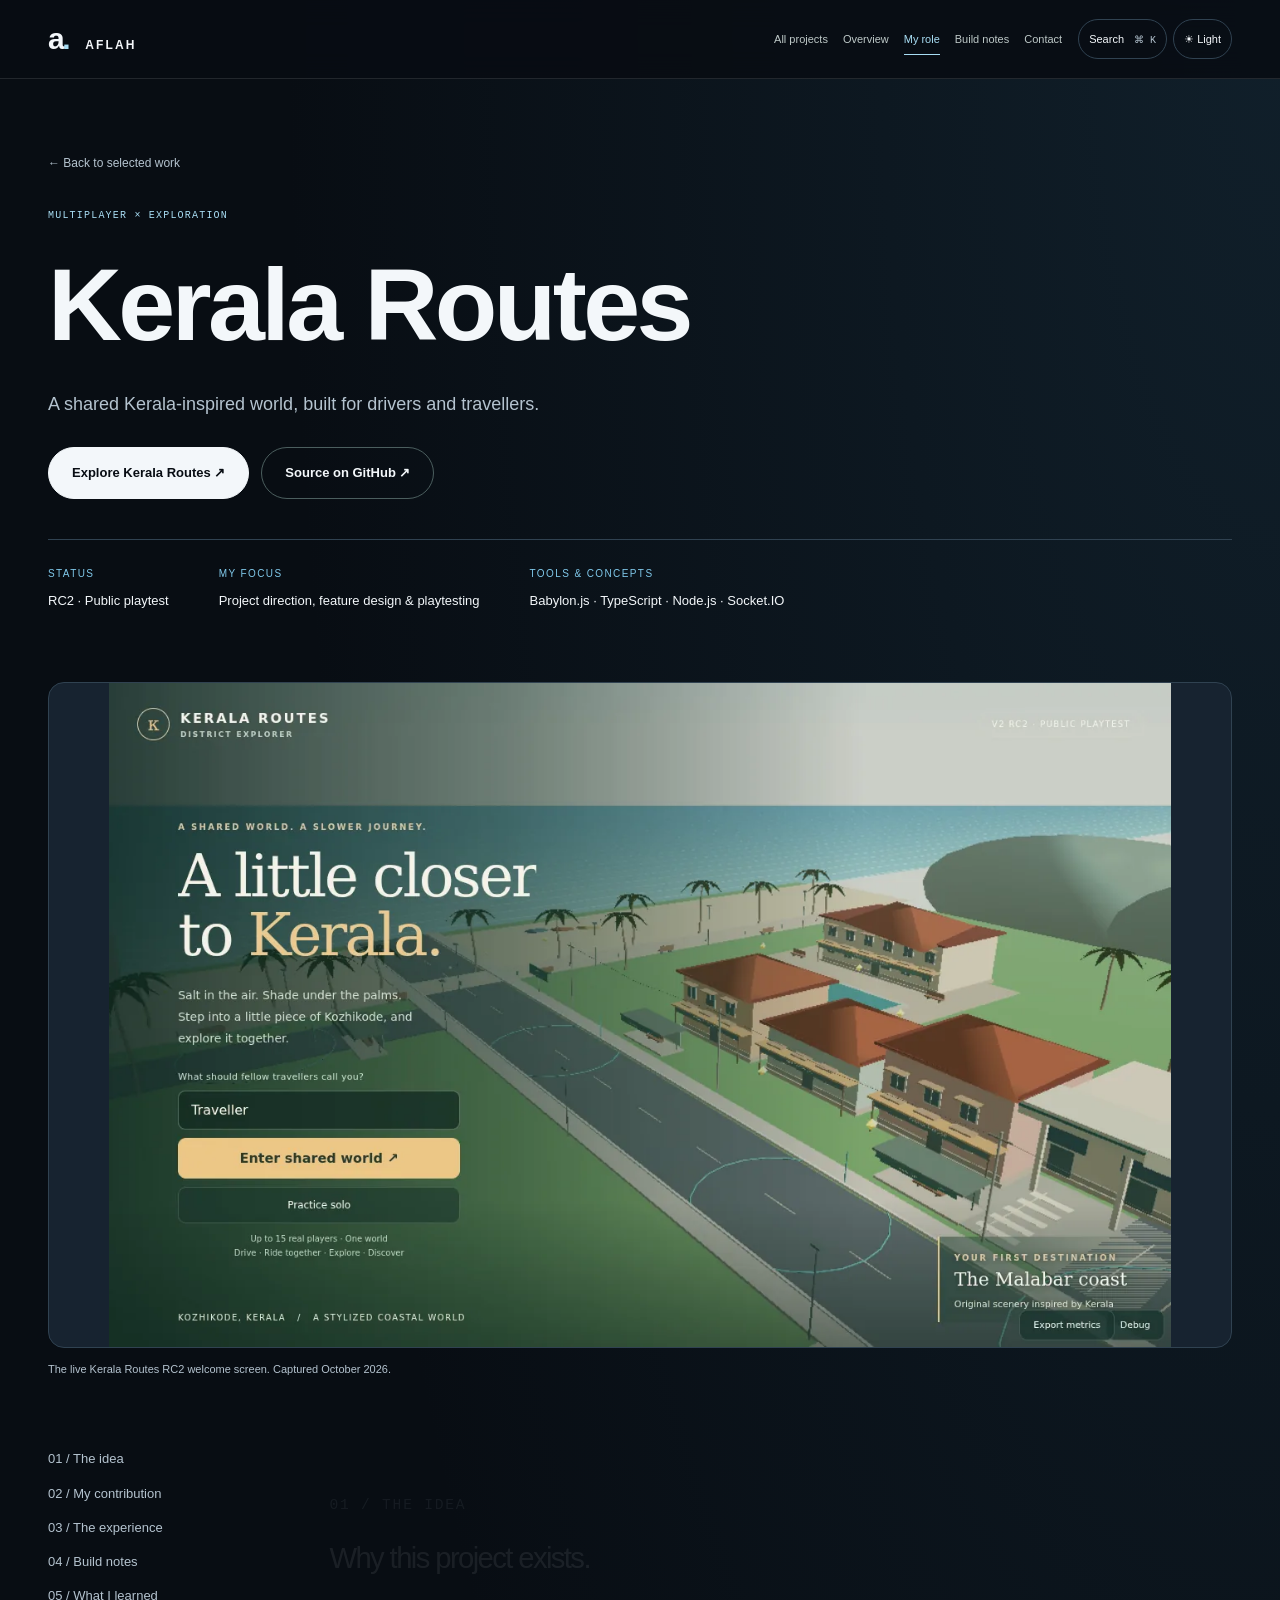
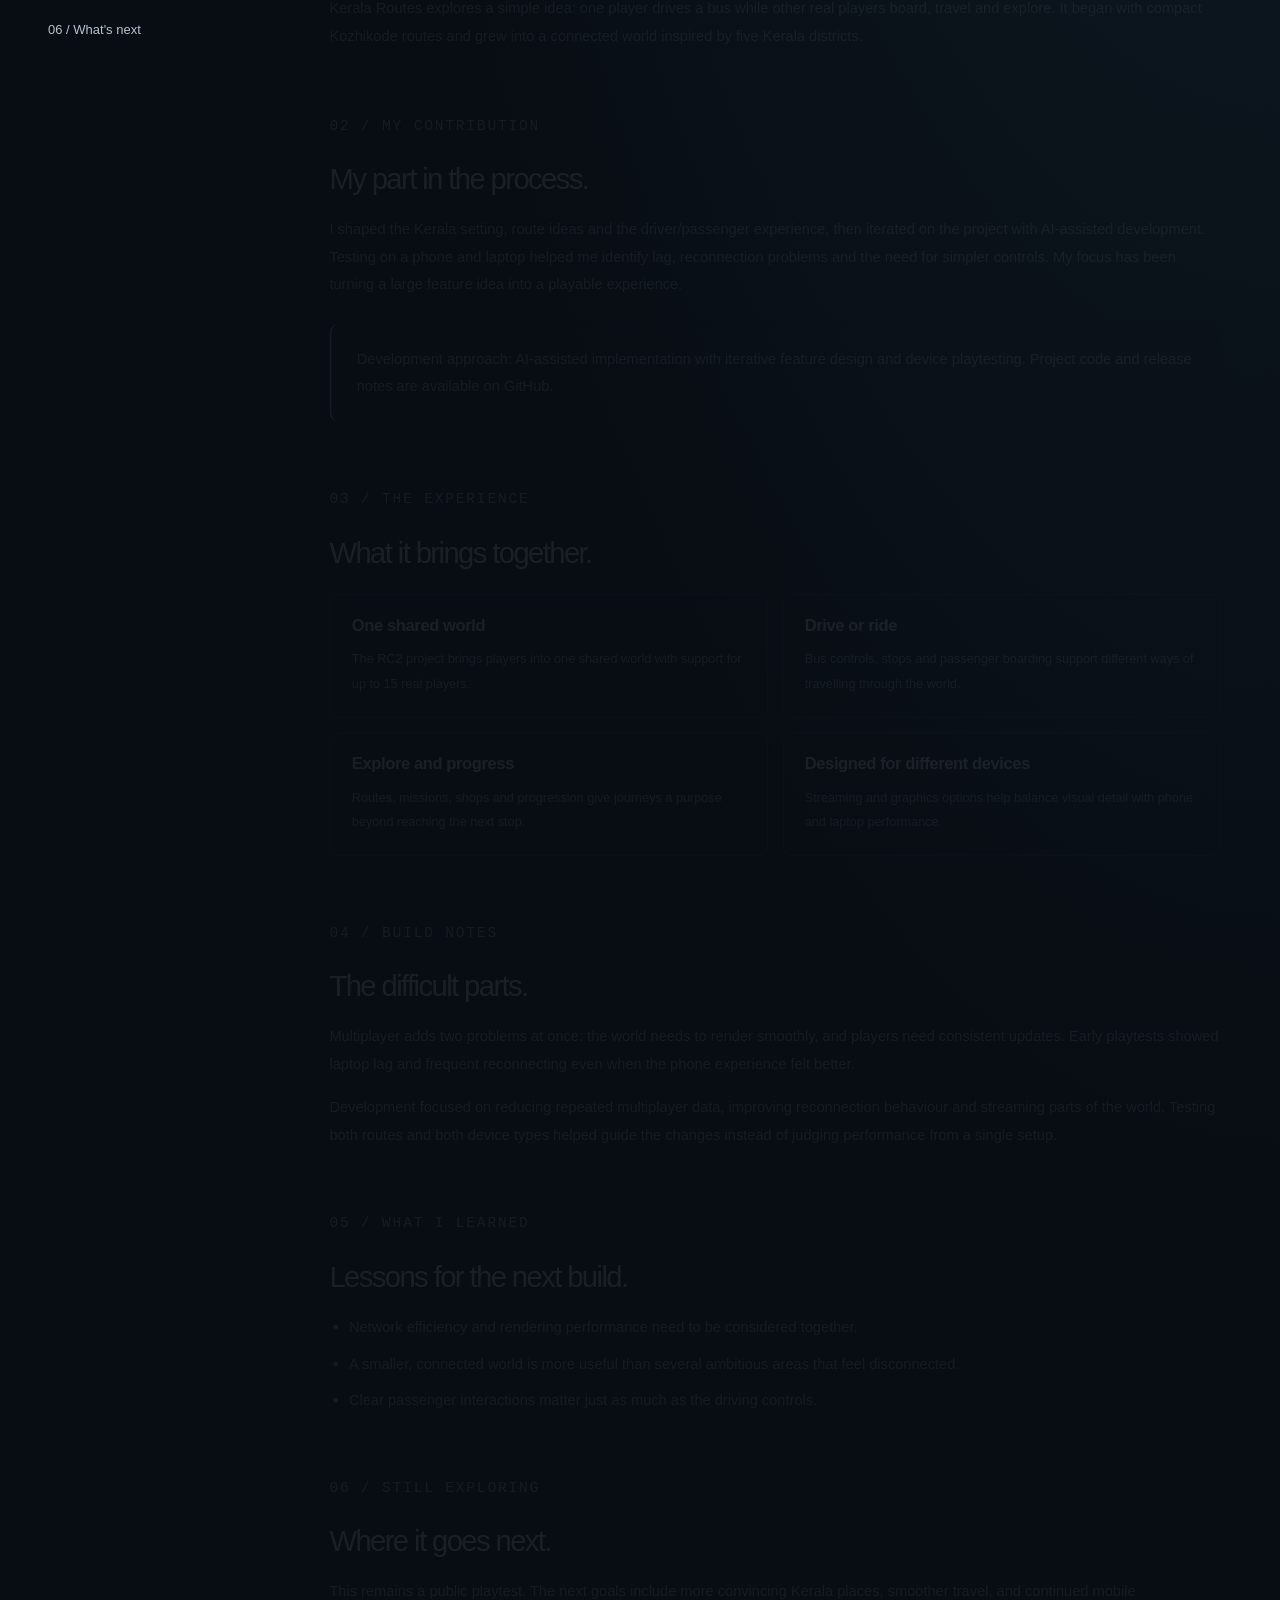
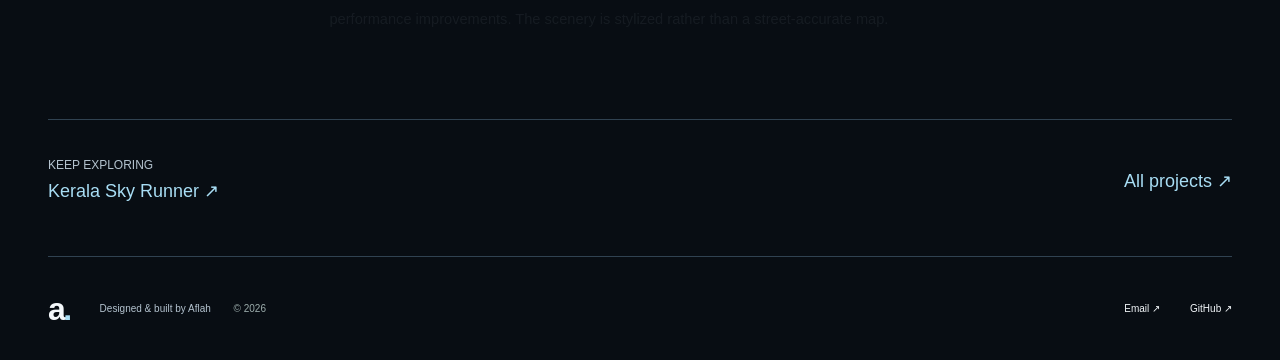
<file: projects/kerala-routes.html>
<!doctype html>
<html lang="en"><head><meta charset="utf-8"><meta name="viewport" content="width=device-width, initial-scale=1"><meta name="theme-color" content="#0c1416"><title>Kerala Routes — Project Case Study | Aflah</title><meta name="description" content="A shared Kerala-inspired world, built for drivers and travellers. Explore the features, contribution, challenges and lessons behind Aflah’s Kerala Routes project."><link rel="canonical" href="https://aflahafi.github.io/personal-/projects/kerala-routes.html"><meta property="og:title" content="Kerala Routes — Aflah’s Project Notes"><meta property="og:description" content="A shared Kerala-inspired world, built for drivers and travellers."><meta property="og:type" content="article"><meta property="og:image" content="https://aflahafi.github.io/personal-/assets/kerala-routes-screen.webp"><link rel="icon" href="../assets/favicon.svg" type="image/svg+xml"><script src="../theme.js?v=20261012-cinematic"></script><link rel="stylesheet" href="../style.css?v=20261012-cinematic"><link rel="stylesheet" href="../features.css?v=20261012-cinematic"><script src="../script.js?v=20261012-cinematic" defer></script><script src="../features.js?v=20261012-cinematic" defer></script><link rel="stylesheet" href="../cinematic.css?v=20261012"></head>
<body data-home="../" data-case="kerala-routes"><a class="skip-link" href="#main">Skip to content</a><header class="site-header"><nav class="nav wrap" aria-label="Main navigation"><a class="brand" href="../index.html" aria-label="Aflah home">a<span>.</span><span class="brand-name">AFLAH</span></a><div class="nav-links" id="nav-links"><a href="../index.html#projects">All projects</a><a href="#overview">Overview</a><a href="#contribution">My role</a><a href="#build-notes">Build notes</a><a href="../index.html#contact">Contact</a></div><div class="nav-tools" hidden><button type="button" class="utility-button command-trigger" aria-label="Search projects and sections">Search <kbd>⌘ K</kbd></button><button type="button" class="utility-button theme-toggle" aria-label="Switch to light theme">☀ <span>Light</span></button></div><button class="menu-toggle" type="button" aria-controls="nav-links" aria-expanded="false" hidden><span>Menu</span><span class="menu-icon" aria-hidden="true"></span></button></nav></header>
<main id="main"><section class="case-hero wrap"><a href="../index.html#projects" class="breadcrumb">← Back to selected work</a><p class="eyebrow">MULTIPLAYER × EXPLORATION</p><h1>Kerala Routes</h1><p class="case-intro">A shared Kerala-inspired world, built for drivers and travellers.</p><div class="case-actions"><a class="button primary" href="https://aflahafi.github.io/kerala-routes/">Explore Kerala Routes ↗</a><a class="button secondary" href="https://github.com/AFLAHAFI/kerala-routes">Source on GitHub ↗</a></div><dl class="case-meta"><div><dt>Status</dt><dd>RC2 · Public playtest</dd></div><div><dt>My focus</dt><dd>Project direction, feature design &amp; playtesting</dd></div><div><dt>Tools & concepts</dt><dd>Babylon.js · TypeScript · Node.js · Socket.IO</dd></div></dl></section>
<figure class="case-figure wrap"><img src="../assets/kerala-routes-screen.webp" width="1280" height="800" alt="Kerala Routes public playtest welcome screen with a stylized Kerala coastal environment" fetchpriority="high"><figcaption>The live Kerala Routes RC2 welcome screen. Captured October 2026.</figcaption></figure>
<div class="case-content wrap"><nav class="case-nav" aria-label="Case study contents"><a href="#overview">01 / The idea</a><a href="#contribution">02 / My contribution</a><a href="#features">03 / The experience</a><a href="#build-notes">04 / Build notes</a><a href="#lessons">05 / What I learned</a><a href="#next">06 / What's next</a></nav><div class="case-body">
<section id="overview"><p class="eyebrow">01 / THE IDEA</p><h2>Why this project exists.</h2><p>Kerala Routes explores a simple idea: one player drives a bus while other real players board, travel and explore. It began with compact Kozhikode routes and grew into a connected world inspired by five Kerala districts.</p></section>
<section id="contribution"><p class="eyebrow">02 / MY CONTRIBUTION</p><h2>My part in the process.</h2><p>I shaped the Kerala setting, route ideas and the driver/passenger experience, then iterated on the project with AI-assisted development. Testing on a phone and laptop helped me identify lag, reconnection problems and the need for simpler controls. My focus has been turning a large feature idea into a playable experience.</p><div class="case-note"><p>Development approach: AI-assisted implementation with iterative feature design and device playtesting. Project code and release notes are available on GitHub.</p></div></section>
<section id="features"><p class="eyebrow">03 / THE EXPERIENCE</p><h2>What it brings together.</h2><div class="case-features"><article class="case-feature"><h3>One shared world</h3><p>The RC2 project brings players into one shared world with support for up to 15 real players.</p></article><article class="case-feature"><h3>Drive or ride</h3><p>Bus controls, stops and passenger boarding support different ways of travelling through the world.</p></article><article class="case-feature"><h3>Explore and progress</h3><p>Routes, missions, shops and progression give journeys a purpose beyond reaching the next stop.</p></article><article class="case-feature"><h3>Designed for different devices</h3><p>Streaming and graphics options help balance visual detail with phone and laptop performance.</p></article></div></section>
<section id="build-notes"><p class="eyebrow">04 / BUILD NOTES</p><h2>The difficult parts.</h2><p>Multiplayer adds two problems at once: the world needs to render smoothly, and players need consistent updates. Early playtests showed laptop lag and frequent reconnecting even when the phone experience felt better.</p><p>Development focused on reducing repeated multiplayer data, improving reconnection behaviour and streaming parts of the world. Testing both routes and both device types helped guide the changes instead of judging performance from a single setup.</p></section>
<section id="lessons"><p class="eyebrow">05 / WHAT I LEARNED</p><h2>Lessons for the next build.</h2><ul><li>Network efficiency and rendering performance need to be considered together.</li><li>A smaller, connected world is more useful than several ambitious areas that feel disconnected.</li><li>Clear passenger interactions matter just as much as the driving controls.</li></ul></section>
<section id="next"><p class="eyebrow">06 / STILL EXPLORING</p><h2>Where it goes next.</h2><p>This remains a public playtest. The next goals include more convincing Kerala places, smoother travel, and continued mobile performance improvements. The scenery is stylized rather than a street-accurate map.</p></section>
</div></div><div class="wrap case-next"><div><p>KEEP EXPLORING</p><a href="sky-runner.html">Kerala Sky Runner ↗</a></div><a href="../index.html#projects">All projects ↗</a></div></main><footer class="wrap footer"><a class="brand" href="../index.html" aria-label="Aflah home">a<span>.</span></a><p>Designed & built by Aflah <span>© 2026</span></p><a href="mailto:aflahmanningal.afi@gmail.com">Email ↗</a><a href="https://github.com/AFLAHAFI">GitHub ↗</a></footer></body></html>
</file>
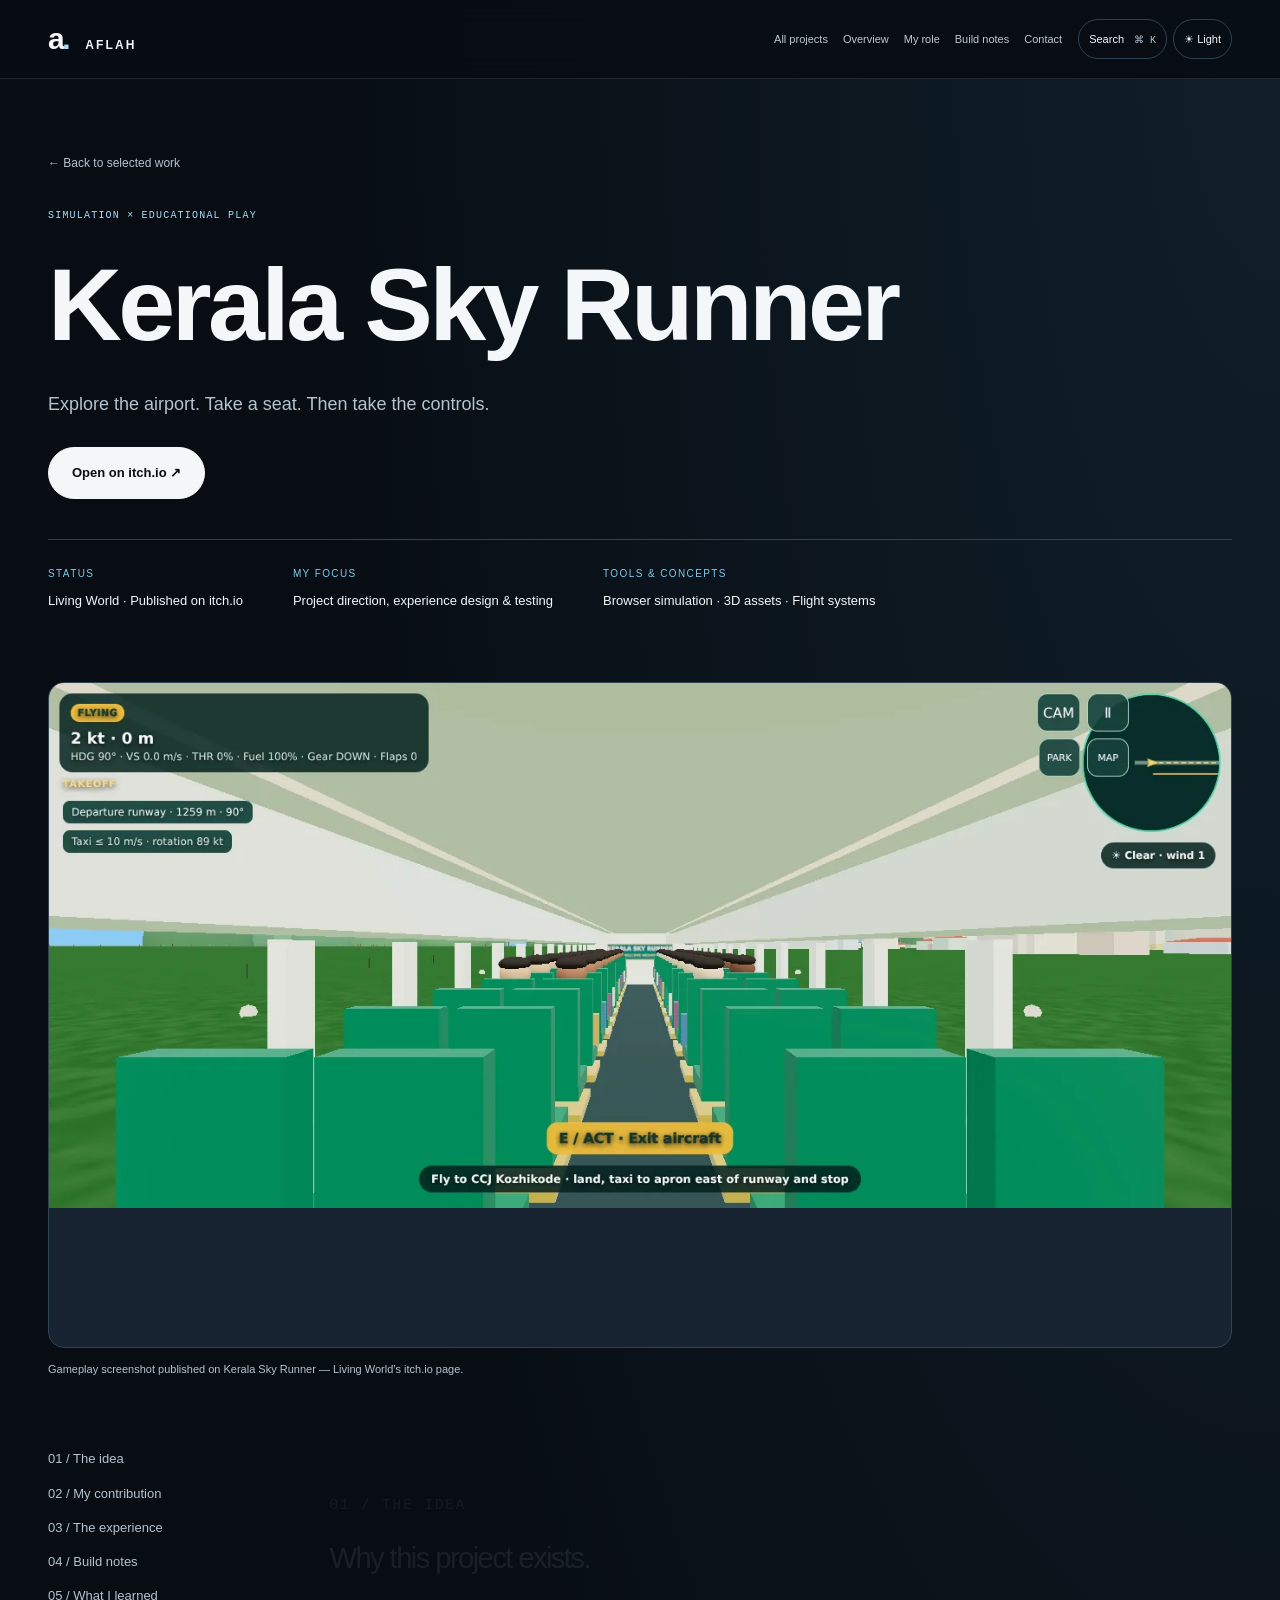
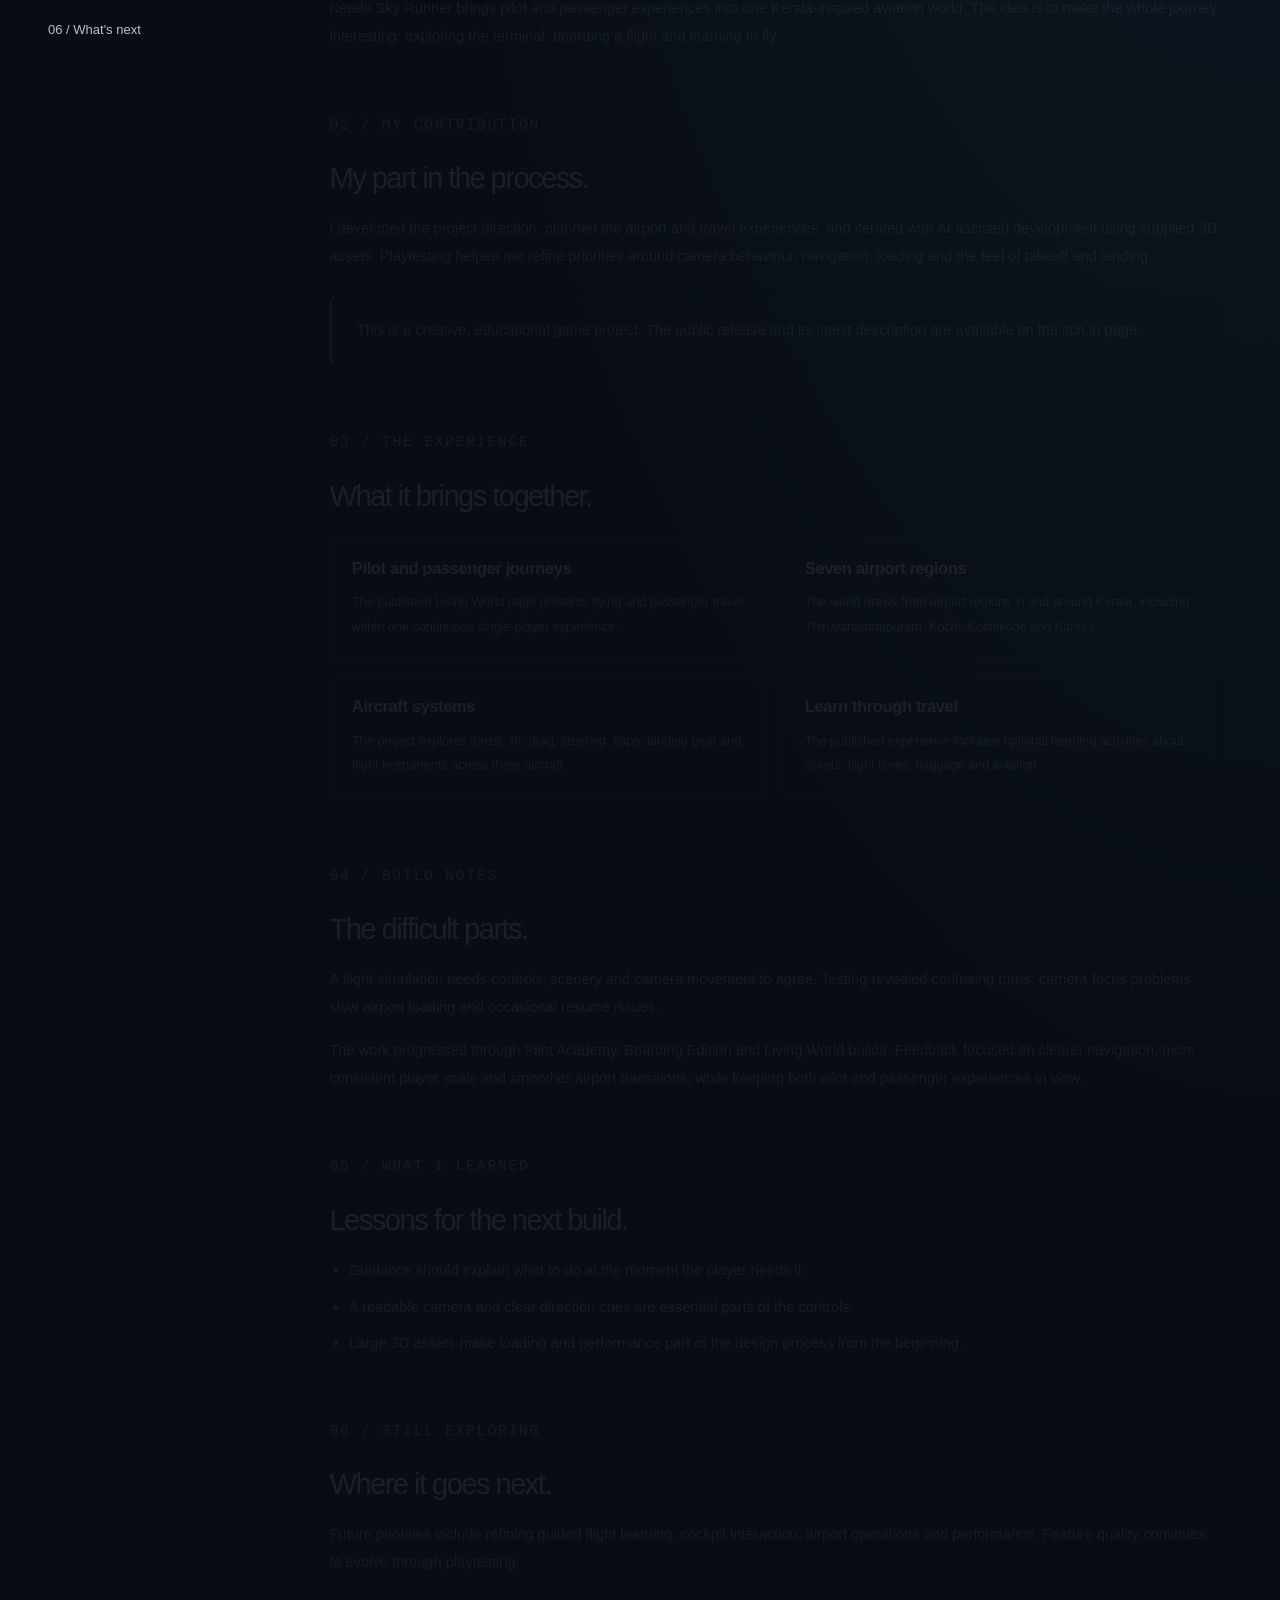
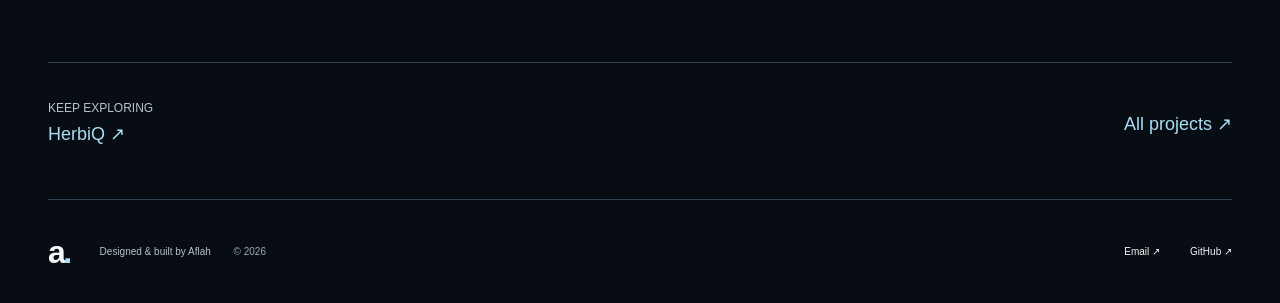
<file: projects/sky-runner.html>
<!doctype html>
<html lang="en"><head><meta charset="utf-8"><meta name="viewport" content="width=device-width, initial-scale=1"><meta name="theme-color" content="#0c1416"><title>Kerala Sky Runner — Project Case Study | Aflah</title><meta name="description" content="Explore the airport. Take a seat. Then take the controls. Explore the features, contribution, challenges and lessons behind Aflah’s Kerala Sky Runner project."><link rel="canonical" href="https://aflahafi.github.io/personal-/projects/sky-runner.html"><meta property="og:title" content="Kerala Sky Runner — Aflah’s Project Notes"><meta property="og:description" content="Explore the airport. Take a seat. Then take the controls."><meta property="og:type" content="article"><meta property="og:image" content="https://aflahafi.github.io/personal-/assets/sky-runner-screen.webp"><link rel="icon" href="../assets/favicon.svg" type="image/svg+xml"><script src="../theme.js?v=20261012-cinematic"></script><link rel="stylesheet" href="../style.css?v=20261012-cinematic"><link rel="stylesheet" href="../features.css?v=20261012-cinematic"><script src="../script.js?v=20261012-cinematic" defer></script><script src="../features.js?v=20261012-cinematic" defer></script><link rel="stylesheet" href="../cinematic.css?v=20261012"></head>
<body data-home="../" data-case="sky-runner"><a class="skip-link" href="#main">Skip to content</a><header class="site-header"><nav class="nav wrap" aria-label="Main navigation"><a class="brand" href="../index.html" aria-label="Aflah home">a<span>.</span><span class="brand-name">AFLAH</span></a><div class="nav-links" id="nav-links"><a href="../index.html#projects">All projects</a><a href="#overview">Overview</a><a href="#contribution">My role</a><a href="#build-notes">Build notes</a><a href="../index.html#contact">Contact</a></div><div class="nav-tools" hidden><button type="button" class="utility-button command-trigger" aria-label="Search projects and sections">Search <kbd>⌘ K</kbd></button><button type="button" class="utility-button theme-toggle" aria-label="Switch to light theme">☀ <span>Light</span></button></div><button class="menu-toggle" type="button" aria-controls="nav-links" aria-expanded="false" hidden><span>Menu</span><span class="menu-icon" aria-hidden="true"></span></button></nav></header>
<main id="main"><section class="case-hero wrap"><a href="../index.html#projects" class="breadcrumb">← Back to selected work</a><p class="eyebrow">SIMULATION × EDUCATIONAL PLAY</p><h1>Kerala Sky Runner</h1><p class="case-intro">Explore the airport. Take a seat. Then take the controls.</p><div class="case-actions"><a class="button primary" href="https://brainbloom.itch.io/kerala-sky-runner-living-world">Open on itch.io ↗</a></div><dl class="case-meta"><div><dt>Status</dt><dd>Living World · Published on itch.io</dd></div><div><dt>My focus</dt><dd>Project direction, experience design &amp; testing</dd></div><div><dt>Tools & concepts</dt><dd>Browser simulation · 3D assets · Flight systems</dd></div></dl></section>
<figure class="case-figure wrap"><img src="../assets/sky-runner-screen.webp" width="1364" height="606" alt="Kerala Sky Runner gameplay showing aircraft cabin seats and the flight-control HUD" fetchpriority="high"><figcaption>Gameplay screenshot published on Kerala Sky Runner — Living World’s itch.io page.</figcaption></figure>
<div class="case-content wrap"><nav class="case-nav" aria-label="Case study contents"><a href="#overview">01 / The idea</a><a href="#contribution">02 / My contribution</a><a href="#features">03 / The experience</a><a href="#build-notes">04 / Build notes</a><a href="#lessons">05 / What I learned</a><a href="#next">06 / What's next</a></nav><div class="case-body">
<section id="overview"><p class="eyebrow">01 / THE IDEA</p><h2>Why this project exists.</h2><p>Kerala Sky Runner brings pilot and passenger experiences into one Kerala-inspired aviation world. The idea is to make the whole journey interesting: exploring the terminal, boarding a flight and learning to fly.</p></section>
<section id="contribution"><p class="eyebrow">02 / MY CONTRIBUTION</p><h2>My part in the process.</h2><p>I developed the project direction, planned the airport and travel experiences, and iterated with AI-assisted development using supplied 3D assets. Playtesting helped me refine priorities around camera behaviour, navigation, loading and the feel of takeoff and landing.</p><div class="case-note"><p>This is a creative, educational game project. The public release and its latest description are available on the itch.io page.</p></div></section>
<section id="features"><p class="eyebrow">03 / THE EXPERIENCE</p><h2>What it brings together.</h2><div class="case-features"><article class="case-feature"><h3>Pilot and passenger journeys</h3><p>The published Living World page presents flying and passenger travel within one continuous single-player experience.</p></article><article class="case-feature"><h3>Seven airport regions</h3><p>The world draws from airport regions in and around Kerala, including Thiruvananthapuram, Kochi, Kozhikode and Kannur.</p></article><article class="case-feature"><h3>Aircraft systems</h3><p>The project explores thrust, lift, drag, steering, flaps, landing gear and flight instruments across three aircraft.</p></article><article class="case-feature"><h3>Learn through travel</h3><p>The published experience includes optional learning activities about tickets, flight times, baggage and aviation.</p></article></div></section>
<section id="build-notes"><p class="eyebrow">04 / BUILD NOTES</p><h2>The difficult parts.</h2><p>A flight simulation needs controls, scenery and camera movement to agree. Testing revealed confusing turns, camera focus problems, slow airport loading and occasional resume issues.</p><p>The work progressed through Pilot Academy, Boarding Edition and Living World builds. Feedback focused on clearer navigation, more consistent player scale and smoother airport transitions, while keeping both pilot and passenger experiences in view.</p></section>
<section id="lessons"><p class="eyebrow">05 / WHAT I LEARNED</p><h2>Lessons for the next build.</h2><ul><li>Guidance should explain what to do at the moment the player needs it.</li><li>A readable camera and clear direction cues are essential parts of the controls.</li><li>Large 3D assets make loading and performance part of the design process from the beginning.</li></ul></section>
<section id="next"><p class="eyebrow">06 / STILL EXPLORING</p><h2>Where it goes next.</h2><p>Future priorities include refining guided flight learning, cockpit interaction, airport operations and performance. Feature quality continues to evolve through playtesting.</p></section>
</div></div><div class="wrap case-next"><div><p>KEEP EXPLORING</p><a href="herbiq.html">HerbiQ ↗</a></div><a href="../index.html#projects">All projects ↗</a></div></main><footer class="wrap footer"><a class="brand" href="../index.html" aria-label="Aflah home">a<span>.</span></a><p>Designed & built by Aflah <span>© 2026</span></p><a href="mailto:aflahmanningal.afi@gmail.com">Email ↗</a><a href="https://github.com/AFLAHAFI">GitHub ↗</a></footer></body></html>
</file>
<file: style.css>
:root {
  color-scheme: dark;
  --bg: #0c1416;
  --surface: #121d20;
  --panel: #172326;
  --line: #2b393c;
  --ink: #f0f2eb;
  --muted: #a9b8b8;
  --mint: #a9e9ce;
  --teal: #58bea6;
  --gold: #d5bd87;
}
* {
  box-sizing: border-box;
}
html {
  scroll-behavior: smooth;
  scroll-padding-top: 100px;
}
body {
  margin: 0;
  background: var(--bg);
  color: var(--ink);
  font-family: Inter, "Segoe UI", Arial, sans-serif;
  font-size: 16px;
  line-height: 1.7;
  -webkit-font-smoothing: antialiased;
}
a {
  color: inherit;
  text-decoration: none;
}
button {
  font: inherit;
}
img {
  display: block;
  max-width: 100%;
  height: auto;
}
svg {
  display: block;
}
h1,
h2,
h3,
p {
  margin: 0;
}
h1,
h2,
h3 {
  line-height: 1.16;
  letter-spacing: -0.035em;
}
p {
  color: var(--muted);
}
h2 {
  font-size: clamp(29px, 3.2vw, 43px);
  font-weight: 600;
}
h2 > span {
  color: var(--mint);
}
h3 {
  font-size: 22px;
  font-weight: 600;
}
a,
button,
summary {
  -webkit-tap-highlight-color: transparent;
}
a:focus-visible,
button:focus-visible,
summary:focus-visible {
  outline: 2px solid var(--mint);
  outline-offset: 6px;
  border-radius: 3px;
}
a:hover {
  color: var(--mint);
}
::selection {
  background: var(--mint);
  color: var(--bg);
}
.wrap {
  width: min(1180px, calc(100% - 80px));
  margin-inline: auto;
}
.section {
  padding-block: 105px;
}
.eyebrow,
.micro {
  font-family: "SFMono-Regular", Consolas, "Liberation Mono", monospace;
  font-size: 10px;
  line-height: 1.6;
  letter-spacing: 0.14em;
  font-weight: 500;
}
.eyebrow {
  color: var(--mint);
  margin-bottom: 22px;
}
.micro {
  color: var(--muted);
  font-size: 10px;
}
.status-dot {
  display: inline-block;
  width: 7px;
  height: 7px;
  border-radius: 50%;
  background: var(--mint);
  flex-shrink: 0;
}
.skip-link {
  position: fixed;
  top: -100px;
  left: 20px;
  z-index: 100;
  background: var(--mint);
  color: var(--bg);
  padding: 12px 20px;
}
.skip-link:focus {
  top: 12px;
}
.site-header {
  position: sticky;
  top: 0;
  background: rgba(12, 20, 22, 0.96);
  border-bottom: 1px solid var(--line);
  z-index: 20;
}
.nav {
  min-height: 80px;
  display: flex;
  align-items: center;
  justify-content: space-between;
  gap: 30px;
}
.brand {
  display: flex;
  align-items: baseline;
  letter-spacing: -0.08em;
  font-size: 40px;
  font-weight: 700;
  line-height: 1;
}
.brand > span:first-child {
  color: var(--mint);
}
.brand-name {
  margin-left: 17px;
  font-size: 12px;
  letter-spacing: 0.18em;
  font-weight: 600;
}
.nav-links {
  display: flex;
  gap: 25px;
  align-items: center;
  font-size: 12px;
  color: #bec9c8;
}
.nav-links a {
  padding-block: 12px;
  transition: color 0.2s;
}
.nav-links a[aria-current] {
  color: var(--mint);
}
.nav-github {
  border: 1px solid #4b5e5e;
  border-radius: 5px;
  padding: 8px 16px !important;
  color: var(--ink);
}
.nav-github span {
  margin-left: 13px;
}
.menu-toggle {
  display: none;
  color: var(--ink);
  background: none;
  border: 1px solid var(--line);
  padding: 8px 12px;
  border-radius: 5px;
}
.hero {
  display: grid;
  grid-template-columns: 1.3fr 1fr;
  gap: 50px;
  align-items: center;
  padding-top: 76px;
  padding-bottom: 35px;
}
.hero-copy .eyebrow {
  display: flex;
  align-items: center;
  gap: 10px;
  letter-spacing: 0.1em;
}
.hello {
  color: var(--ink);
  font-size: 26px;
  line-height: 1.2;
  margin-top: 34px;
}
.hero h1 {
  font-size: clamp(80px, 9.8vw, 134px);
  letter-spacing: -0.07em;
  font-weight: 600;
  line-height: 1.03;
  margin: 7px 0 23px;
}
.hero h1 > span {
  color: var(--mint);
}
.hero-role {
  color: var(--ink);
  font-size: 20px;
  line-height: 1.6;
  font-weight: 450;
  letter-spacing: -0.025em;
}
.hero-role span {
  color: var(--teal);
  margin-inline: 5px;
}
.hero-description {
  max-width: 440px;
  font-size: 15px;
  line-height: 1.85;
  margin-top: 22px;
}
.hero-actions {
  display: flex;
  align-items: center;
  gap: 12px;
  flex-wrap: wrap;
  margin-top: 30px;
}
.button {
  min-height: 46px;
  padding: 12px 19px;
  border-radius: 5px;
  display: inline-flex;
  align-items: center;
  justify-content: center;
  gap: 25px;
  font-size: 12px;
  font-weight: 600;
  transition:
    background 0.2s,
    transform 0.2s,
    border-color 0.2s;
}
.button:hover {
  transform: translateY(-2px);
}
.primary {
  background: var(--mint);
  color: #122b23;
  border: 1px solid var(--mint);
}
.primary:hover {
  background: #c7f5e2;
  color: #122b23;
}
.secondary {
  border: 1px solid #4b5e5e;
  background: transparent;
}
.secondary:hover {
  border-color: var(--mint);
}
.text-link {
  font-size: 12px;
  padding: 12px 4px;
}
.text-link span {
  margin-left: 8px;
}
.hero-meta {
  display: flex;
  gap: 18px;
  flex-wrap: wrap;
  font-size: 10px;
  color: var(--muted);
  margin-top: 35px;
}
.hero-meta span {
  display: flex;
  align-items: center;
  gap: 6px;
}
.hero-meta svg {
  width: 13px;
  height: 13px;
  stroke: var(--mint);
  fill: none;
  stroke-width: 1.5;
}
.hero-meta span + span {
  border-left: 1px solid var(--line);
  padding-left: 18px;
}
.hero-visual {
  max-width: 430px;
  width: 100%;
  justify-self: end;
  position: relative;
}
.portrait-label {
  display: flex;
  justify-content: space-between;
  font-family: Consolas, monospace;
  font-size: 9px;
  letter-spacing: 0.13em;
  color: var(--muted);
  padding-bottom: 12px;
}
.portrait-frame {
  position: relative;
  border-radius: 8px;
  overflow: hidden;
  border: 1px solid #40564e;
  box-shadow:
    18px 18px 0 -1px var(--bg),
    18px 18px 0 0 #283d35;
}
.portrait-frame picture {
  display: block;
}
.portrait-frame img {
  width: 100%;
  height: 455px;
  object-fit: cover;
  object-position: 50% 26%;
}
.portrait-caption {
  position: absolute;
  bottom: 0;
  left: 0;
  right: 0;
  display: flex;
  align-items: center;
  gap: 9px;
  background: linear-gradient(transparent, rgba(6, 17, 14, 0.9));
  padding: 38px 23px 21px;
  font-size: 12px;
  color: #fff;
}
.caption-code {
  margin-left: auto;
  font-family: monospace;
  color: var(--mint);
  font-size: 22px;
}
.build-note {
  display: flex;
  align-items: center;
  gap: 15px;
  margin: 30px 0 0 25px;
}
.note-icon {
  font-size: 30px;
  color: var(--mint);
  line-height: 1;
  border-right: 1px solid var(--line);
  padding-right: 17px;
}
.build-note p {
  color: var(--ink);
  font-size: 12px;
  margin-top: 3px;
}
.scroll-cue {
  grid-column: 1/-1;
  font-size: 10px;
  color: var(--muted);
  letter-spacing: 0.04em;
  margin-top: 5px;
}
.scroll-cue span {
  margin-right: 10px;
  color: var(--mint);
}
.discipline-strip {
  border-block: 1px solid var(--line);
  margin-top: 22px;
  background: #101a1c;
}
.discipline-strip .wrap {
  display: flex;
  justify-content: space-between;
  align-items: center;
  gap: 20px;
  padding-block: 23px;
  color: #c0ceca;
  font-size: 13px;
}
.discipline-strip i {
  font-style: normal;
  font-size: 20px;
  color: #658c7d;
}
.section-heading {
  display: flex;
  justify-content: space-between;
  align-items: flex-end;
  gap: 35px;
  margin-bottom: 40px;
}
.section-heading .eyebrow {
  margin-bottom: 14px;
}
.section-heading > p {
  font-size: 12px;
  line-height: 1.8;
  max-width: 340px;
}
.featured-grid {
  display: grid;
  grid-template-columns: 1fr 1fr;
  gap: 24px;
}
.project-card {
  background: var(--surface);
  border: 1px solid var(--line);
  border-radius: 9px;
  overflow: hidden;
  transition:
    border-color 0.25s,
    transform 0.25s;
}
.project-card:hover {
  border-color: #537165;
  transform: translateY(-3px);
}
.project-visual {
  position: relative;
  border-bottom: 1px solid var(--line);
  padding: 18px 23px 16px;
  background: #142923;
}
.routes-visual {
  background: #142529;
}
.visual-top {
  display: flex;
  justify-content: space-between;
  gap: 10px;
  font:
    9px Consolas,
    monospace;
  letter-spacing: 0.1em;
  color: #b7cfc3;
}
.visual-top span:last-child {
  color: #a6b9ae;
  font-size: 8px;
}
.project-visual img {
  width: 100%;
  height: 242px;
  object-fit: contain;
}
.visual-bottom {
  display: flex;
  align-items: center;
  gap: 7px;
  font-size: 10px;
  color: #bdd0c6;
}
.visual-bottom .status-dot {
  width: 5px;
  height: 5px;
}
.project-body {
  padding: 28px;
}
.project-kicker {
  display: flex;
  gap: 15px;
  font:
    10px Consolas,
    monospace;
  color: var(--teal);
  margin-bottom: 15px;
}
.project-kicker span {
  letter-spacing: 0.08em;
  color: var(--muted);
}
.project-body h3 {
  font-size: 29px;
  margin-bottom: 7px;
}
.project-subtitle {
  font-size: 12px;
  color: #d0ddd7;
  margin-bottom: 14px;
}
.project-body > p:not(.project-subtitle) {
  font-size: 13px;
  line-height: 1.8;
  min-height: 70px;
}
.tags {
  display: flex;
  list-style: none;
  gap: 7px;
  flex-wrap: wrap;
  margin: 21px 0 23px;
  padding: 0;
}
.tags li {
  font-size: 10px;
  color: #c1cfca;
  background: #1c2a2b;
  border: 1px solid #2b3c3b;
  border-radius: 4px;
  padding: 3px 8px;
}
.project-links {
  display: flex;
  justify-content: space-between;
  gap: 20px;
  border-top: 1px solid var(--line);
  padding-top: 18px;
  font-size: 12px;
  color: var(--mint);
}
.project-links a {
  padding-block: 3px;
}
.project-links a span {
  margin-left: 9px;
}
details {
  border-top: 1px solid var(--line);
  font-size: 12px;
  color: var(--mint);
}
summary {
  cursor: pointer;
  list-style: none;
  display: flex;
  align-items: center;
  justify-content: space-between;
  gap: 12px;
  min-height: 45px;
  padding-top: 8px;
}
summary::-webkit-details-marker {
  display: none;
}
summary span {
  font-size: 19px;
  transition: transform 0.2s;
}
details[open] summary span {
  transform: rotate(45deg);
}
.detail-content {
  color: var(--muted);
  padding: 10px 0;
  font-size: 12px;
  line-height: 1.8;
}
.project-grid {
  display: grid;
  grid-template-columns: repeat(4, 1fr);
  gap: 18px;
  margin-top: 24px;
}
.compact {
  padding: 23px;
  display: flex;
  flex-direction: column;
}
.small-card-top {
  display: flex;
  flex-direction: column;
  gap: 15px;
  margin-bottom: 22px;
}
.small-card-top .micro {
  font-size: 8px;
}
.project-icon {
  font-size: 25px;
  color: var(--mint);
  height: 36px;
}
.compact h3 {
  font-size: 19px;
  line-height: 1.3;
  margin-bottom: 13px;
  min-height: 49px;
}
.compact > p {
  font-size: 12px;
  line-height: 1.85;
  flex: 1;
}
.compact .tags {
  margin-top: 19px;
  margin-bottom: 15px;
  min-height: 54px;
  align-content: start;
}
.compact .tags li {
  font-size: 9px;
  padding: 2px 6px;
}
.card-link {
  border-top: 1px solid var(--line);
  font-size: 12px;
  color: var(--mint);
  padding-top: 17px;
  display: flex;
  justify-content: space-between;
  min-height: 45px;
}
.about-section {
  background: #111c1e;
  border-block: 1px solid var(--line);
}
.about-grid {
  display: grid;
  grid-template-columns: 0.8fr 1.2fr;
  align-items: center;
  gap: 100px;
}
.about-photo {
  max-width: 335px;
  border: 1px solid #3a4c47;
  border-radius: 7px;
  overflow: hidden;
  transform: rotate(-2deg);
}
.about-photo img {
  width: 100%;
  height: 365px;
  object-fit: cover;
  object-position: center 40%;
}
.photo-footnote {
  display: flex;
  justify-content: space-between;
  padding: 16px 20px;
  background: #1b2c28;
  color: var(--mint);
  font:
    9px Consolas,
    monospace;
  letter-spacing: 0.1em;
}
.about-copy h2 {
  margin-bottom: 25px;
}
.about-copy > p:not(.eyebrow) {
  margin-top: 17px;
  font-size: 13px;
  line-height: 1.9;
}
.about-copy .lead {
  font-size: 17px !important;
  color: #d8e3dc;
  line-height: 1.7 !important;
}
.about-values {
  display: flex;
  flex-wrap: wrap;
  gap: 25px;
  border-top: 1px solid var(--line);
  margin-top: 26px;
  padding-top: 24px;
}
.about-values > div {
  display: flex;
  gap: 8px;
  align-items: center;
  font-size: 10px;
}
.about-values span {
  font:
    9px Consolas,
    monospace;
  color: var(--teal);
}
.about-values strong {
  font-weight: 500;
}
.skills-grid {
  display: grid;
  grid-template-columns: repeat(3, 1fr);
  gap: 18px;
}
.skill-card {
  padding: 28px;
  border: 1px solid var(--line);
  border-radius: 7px;
  background: var(--surface);
}
.skill-number {
  display: block;
  color: var(--mint);
  font:
    24px Consolas,
    monospace;
  margin-bottom: 24px;
  height: 28px;
}
.skill-card .micro {
  font-size: 8px;
  color: #8fc2b0;
  margin-bottom: 10px;
}
.skill-card h3 {
  font-size: 19px;
  margin-bottom: 14px;
}
.skill-card > p:not(.micro) {
  font-size: 12px;
  line-height: 2;
}
.learning-note {
  display: block;
  border-top: 1px solid var(--line);
  padding-top: 16px;
  margin-top: 17px;
  font-size: 10px;
  color: #b1c1b9;
}
.toolkit-note {
  display: flex;
  flex-direction: column;
  justify-content: center;
  align-items: start;
  padding: 30px;
}
.toolkit-note > span {
  font-size: 34px;
  color: var(--mint);
  margin-bottom: 10px;
}
.toolkit-note p {
  font-size: 24px;
  line-height: 1.5;
  letter-spacing: -0.025em;
}
.toolkit-note strong {
  color: var(--mint);
  font-weight: 500;
}
.achievements-section {
  padding-top: 0;
}
.milestones {
  display: grid;
  grid-template-columns: repeat(3, 1fr);
  border-block: 1px solid var(--line);
  padding-block: 33px;
  gap: 30px;
}
.milestones article {
  display: flex;
  align-items: start;
  gap: 17px;
}
.milestone-icon {
  color: var(--gold);
  font-size: 29px;
  line-height: 1;
}
.milestones h3 {
  font-size: 17px;
  margin: 10px 0;
}
.milestones p:not(.micro) {
  font-size: 12px;
  line-height: 1.8;
}
.milestones .micro {
  font-size: 8px;
}
.journey-section {
  background: #111c1e;
  border-block: 1px solid var(--line);
}
.journey-grid {
  display: grid;
  grid-template-columns: 1fr 1fr;
  gap: 90px;
}
.journey-grid h2 {
  margin-bottom: 25px;
}
.journey-grid > div > p:not(.eyebrow) {
  font-size: 13px;
  line-height: 1.9;
}
.timeline {
  margin: 0;
  padding: 0;
  list-style: none;
}
.timeline li {
  display: flex;
  gap: 25px;
  position: relative;
  padding-bottom: 33px;
}
.timeline li:last-child {
  padding-bottom: 0;
}
.timeline li:not(:last-child):before {
  content: "";
  position: absolute;
  width: 1px;
  background: #365049;
  left: 17px;
  top: 35px;
  bottom: 0;
}
.timeline-step {
  flex-shrink: 0;
  display: grid;
  place-items: center;
  width: 35px;
  height: 35px;
  border: 1px solid #466459;
  border-radius: 50%;
  font:
    10px Consolas,
    monospace;
  color: var(--mint);
  background: #152923;
}
.timeline h3 {
  font-size: 17px;
  margin: 6px 0 9px;
}
.timeline p {
  font-size: 12px;
  line-height: 1.8;
}
.timeline .current .timeline-step {
  background: var(--mint);
  color: var(--bg);
  border-color: var(--mint);
}
.timeline .micro {
  font-size: 8px;
  color: var(--mint);
}
.exploring {
  text-align: center;
  padding-block: 75px;
}
.exploring h2 {
  font-size: 30px;
}
.interest-tags {
  list-style: none;
  display: flex;
  justify-content: center;
  flex-wrap: wrap;
  gap: 10px;
  padding: 0;
  margin: 30px auto 0;
  max-width: 850px;
}
.interest-tags li {
  border: 1px solid #344b43;
  background: #13221e;
  color: #b6d5c6;
  border-radius: 30px;
  padding: 8px 17px;
  font-size: 11px;
}
.github-section {
  display: flex;
  align-items: center;
  gap: 27px;
  padding: 35px 38px;
  background: linear-gradient(110deg, #1c332b, #152221);
  border: 1px solid #355647;
  border-radius: 9px;
}
.github-mark {
  color: var(--mint);
  font:
    42px Consolas,
    monospace;
  white-space: nowrap;
}
.github-section .eyebrow {
  font-size: 8px;
  margin-bottom: 8px;
}
.github-section h2 {
  font-size: 26px;
}
.github-section p:not(.eyebrow) {
  font-size: 12px;
  margin-top: 10px;
}
.github-section .button {
  margin-left: auto;
  white-space: nowrap;
}
.contact-section {
  text-align: center;
  padding-block: 105px 90px;
}
.contact-section h2 {
  font-size: clamp(36px, 4.5vw, 60px);
  font-weight: 500;
  line-height: 1.17;
}
.contact-section em {
  font-style: normal;
  color: var(--mint);
}
.contact-section > p:not(.eyebrow) {
  font-size: 13px;
  line-height: 1.9;
  margin: 25px 0;
}
.contact-location {
  display: block;
  color: var(--muted);
  font-size: 10px;
  margin-top: 23px;
}
.footer {
  display: flex;
  align-items: center;
  gap: 30px;
  min-height: 100px;
  border-top: 1px solid var(--line);
  font-size: 10px;
}
.footer .brand {
  font-size: 32px;
}
.footer p {
  margin-right: auto;
}
.footer p span {
  margin-left: 20px;
  color: #9cadac;
}
.footer > a:not(.brand) {
  padding-block: 13px;
}
@media (min-width: 1500px) {
  .hero {
    padding-top: 95px;
    padding-bottom: 50px;
  }
  .portrait-frame img {
    height: 490px;
  }
}
@media (max-width: 1100px) {
  .wrap {
    width: calc(100% - 48px);
  }
  .nav-links {
    gap: 16px;
    font-size: 11px;
  }
  .brand-name {
    display: none;
  }
  .hero {
    gap: 35px;
  }
  .hero-role {
    font-size: 18px;
  }
  .hero-actions {
    gap: 8px;
  }
  .hero-actions .button {
    padding: 11px 14px;
    gap: 13px;
  }
  .portrait-frame img {
    height: 420px;
  }
  .project-grid {
    grid-template-columns: repeat(2, 1fr);
  }
  .compact h3 {
    min-height: auto;
  }
  .compact .tags {
    min-height: 28px;
  }
  .small-card-top {
    flex-direction: row;
    align-items: center;
    justify-content: space-between;
  }
  .about-grid {
    gap: 55px;
  }
  .section-heading > p {
    max-width: 280px;
  }
  .hero-meta {
    gap: 9px;
  }
  .hero-meta span + span {
    padding-left: 9px;
  }
}
@media (max-width: 760px) {
  html {
    scroll-padding-top: 85px;
  }
  .wrap {
    width: calc(100% - 40px);
  }
  .section {
    padding-block: 66px;
  }
  .nav {
    min-height: 68px;
    flex-wrap: wrap;
    gap: 0;
  }
  .brand {
    font-size: 35px;
  }
  .brand-name {
    display: inline;
    font-size: 10px;
  }
  .menu-toggle:not([hidden]) {
    display: flex;
    gap: 12px;
    align-items: center;
    font-size: 12px;
    min-height: 42px;
  }
  .menu-icon {
    width: 16px;
    height: 10px;
    border-block: 1px solid var(--mint);
  }
  .nav-links {
    width: 100%;
    display: flex;
    flex-wrap: wrap;
    gap: 6px 19px;
    padding: 12px 0 20px;
    font-size: 13px;
  }
  .nav-links a {
    padding: 10px 0;
  }
  .nav-links .nav-github {
    padding: 8px 15px !important;
  }
  .js .nav-links {
    display: none;
  }
  .js .nav-links.open {
    display: flex;
  }
  .hero {
    padding-top: 45px;
    padding-bottom: 25px;
    grid-template-columns: 1fr;
    gap: 35px;
  }
  .hero-copy .eyebrow {
    font-size: 8px;
    letter-spacing: 0.08em;
  }
  .hello {
    font-size: 24px;
    margin-top: 28px;
  }
  .hero h1 {
    font-size: 96px;
    margin-bottom: 20px;
  }
  .hero-role {
    font-size: 18px;
  }
  .hero-description {
    font-size: 14px;
    margin-top: 19px;
  }
  .hero-actions {
    margin-top: 25px;
    gap: 10px;
  }
  .hero-meta {
    margin-top: 25px;
    font-size: 9px;
  }
  .hero-visual {
    justify-self: center;
    max-width: 430px;
    width: calc(100% - 18px);
    margin-right: 18px;
  }
  .portrait-frame img {
    height: 420px;
    object-position: center 25%;
  }
  .build-note {
    margin-left: 0;
    margin-top: 29px;
  }
  .scroll-cue {
    margin-top: 0;
  }
  .discipline-strip {
    margin-top: 12px;
  }
  .discipline-strip .wrap {
    display: grid;
    grid-template-columns: 1fr 1fr;
    gap: 12px 25px;
    padding-block: 20px;
    font-size: 11px;
  }
  .discipline-strip i {
    display: none;
  }
  .discipline-strip span:before {
    content: "✳";
    margin-right: 10px;
    color: #709c87;
  }
  .section-heading {
    display: block;
    margin-bottom: 30px;
  }
  .section-heading > p {
    margin-top: 18px;
    max-width: 100%;
  }
  .featured-grid {
    grid-template-columns: 1fr;
    gap: 20px;
  }
  .project-body {
    padding: 24px;
  }
  .project-visual {
    padding: 16px 20px;
  }
  .project-visual img {
    height: 225px;
  }
  .project-body > p:not(.project-subtitle) {
    min-height: 0;
  }
  .project-grid {
    gap: 16px;
  }
  .compact {
    padding: 20px;
  }
  .small-card-top {
    align-items: start;
    flex-direction: column;
    gap: 10px;
  }
  .small-card-top .micro {
    font-size: 8px;
  }
  .about-grid {
    grid-template-columns: 1fr;
    gap: 38px;
  }
  .about-photo {
    max-width: 310px;
    margin: auto;
    width: 90%;
  }
  .about-photo img {
    height: 335px;
  }
  .about-copy h2 {
    font-size: 34px;
  }
  .about-values {
    gap: 18px;
  }
  .skills-grid {
    grid-template-columns: repeat(2, 1fr);
    gap: 14px;
  }
  .skill-card {
    padding: 22px;
  }
  .skill-card h3 {
    font-size: 18px;
  }
  .toolkit-note {
    padding: 20px;
  }
  .toolkit-note p {
    font-size: 20px;
  }
  .achievements-section {
    padding-top: 0;
  }
  .milestones {
    grid-template-columns: 1fr;
    gap: 27px;
  }
  .milestones article {
    gap: 20px;
  }
  .milestones h3 {
    font-size: 19px;
  }
  .journey-grid {
    grid-template-columns: 1fr;
    gap: 40px;
  }
  .journey-grid h2 {
    font-size: 34px;
  }
  .timeline li {
    gap: 20px;
  }
  .exploring h2 {
    font-size: 29px;
  }
  .interest-tags {
    gap: 8px;
  }
  .interest-tags li {
    font-size: 10px;
    padding: 7px 13px;
  }
  .github-section {
    padding: 27px;
    flex-wrap: wrap;
    gap: 18px;
  }
  .github-mark {
    font-size: 28px;
  }
  .github-section > div:nth-child(2) {
    flex: 1;
    min-width: 210px;
  }
  .github-section .button {
    margin-left: 0;
  }
  .contact-section h2 {
    font-size: 38px;
  }
  .contact-section > p br {
    display: none;
  }
  .footer {
    flex-wrap: wrap;
    gap: 15px 23px;
    padding-block: 24px;
  }
  .footer p {
    flex: 1;
    font-size: 9px;
  }
  .footer p span {
    display: block;
    margin: 3px 0 0;
  }
  .footer > a:not(.brand) {
    font-size: 10px;
  }
}
@media (max-width: 420px) {
  .hero h1 {
    font-size: 86px;
  }
  .hero-role {
    font-size: 17px;
  }
  .hero-actions .button {
    font-size: 11px;
    padding-inline: 13px;
    gap: 13px;
  }
  .text-link {
    font-size: 11px;
  }
  .hero-meta {
    gap: 8px;
  }
  .hero-meta span + span {
    padding-left: 0;
    border-left: 0;
  }
  .portrait-frame img {
    height: 370px;
  }
  .project-grid,
  .skills-grid {
    grid-template-columns: 1fr;
  }
  .compact h3 {
    font-size: 21px;
  }
  .small-card-top {
    flex-direction: row;
    align-items: center;
  }
  .toolkit-note {
    display: none;
  }
  .project-visual img {
    height: 195px;
  }
  .visual-top {
    font-size: 8px;
  }
  .visual-top span:last-child {
    font-size: 7px;
  }
  .about-values {
    gap: 12px;
  }
  .github-section > div:nth-child(2) {
    min-width: 180px;
  }
  .github-section h2 {
    font-size: 24px;
  }
  .footer {
    gap: 14px;
  }
  .footer p {
    min-width: 65%;
  }
}
/* Small contact and motion additions; the existing layout is preserved. */
.contact-actions {
  display: flex;
  flex-wrap: wrap;
  justify-content: center;
  gap: 12px;
}
.contact-email {
  display: inline-block;
  max-width: 100%;
  overflow-wrap: anywhere;
  padding-block: 12px;
  margin-top: 10px;
  font-size: 14px;
  color: var(--mint);
}
@media (prefers-reduced-motion: no-preference) {
  .hero-copy { animation: hero-enter .7s ease-out both; }
  .hero-visual { animation: hero-enter .85s .1s ease-out both; }
  .button span, .card-link span, .project-links a span {
    display: inline-block;
    transition: transform .22s ease;
  }
  .button:hover span, .button:focus-visible span,
  .card-link:hover span, .card-link:focus-visible span,
  .project-links a:hover span, .project-links a:focus-visible span {
    transform: translate(2px, -2px);
  }
  .skill-card, .interest-tags li {
    transition: transform .25s ease, border-color .25s ease;
  }
  .skill-card:hover, .interest-tags li:hover {
    transform: translateY(-3px);
    border-color: var(--teal);
  }
}
@keyframes hero-enter {
  from { opacity: .3; transform: translateY(14px); }
  to { opacity: 1; transform: translateY(0); }
}

@media (prefers-reduced-motion: reduce) {
  html {
    scroll-behavior: auto;
  }
  *,
  *:before,
  *:after {
    animation: none !important;
    transition: none !important;
  }
  .button:hover,
  .project-card:hover {
    transform: none;
  }
}

/* A coordinated motion system: depth, staggered entrances and scroll progress. */
.reading-progress {
  position: fixed;
  inset: 0 0 auto;
  height: 3px;
  background: linear-gradient(90deg, var(--teal), var(--mint));
  transform: scaleX(0);
  transform-origin: left;
  pointer-events: none;
  z-index: 50;
}
@media (prefers-reduced-motion: no-preference) {
  .scroll-reveal {
    opacity: .08;
    translate: 0 42px;
    scale: .975;
    transition: opacity .85s ease, translate 1s cubic-bezier(.16,1,.3,1),
      scale 1s cubic-bezier(.16,1,.3,1), transform .3s ease, border-color .3s ease;
    transition-delay: var(--reveal-delay, 0ms), var(--reveal-delay, 0ms), var(--reveal-delay, 0ms), 0ms, 0ms;
  }
  .scroll-reveal[data-reveal="left"] { translate: -18px 28px; }
  .scroll-reveal[data-reveal="right"] { translate: 18px 28px; }
  .scroll-reveal[data-reveal="heading"] { translate: 0 28px; scale: 1; }
  .scroll-reveal.is-visible, .scroll-reveal:focus-within {
    opacity: 1;
    translate: 0 0;
    scale: 1;
  }
  .scroll-reveal:focus-within { transition-delay: 0ms; }
  .portrait-frame picture { scale: 1.05; }
  .project-visual img {
    transition: transform .8s cubic-bezier(.16,1,.3,1);
  }
  .project-card:hover .project-visual img { transform: scale(1.045); }
  .project-card.pointer-active {
    transform: perspective(1000px) rotateX(var(--tilt-x, 0deg)) rotateY(var(--tilt-y, 0deg)) translateY(-4px);
  }
  .timeline-step { transition: background .35s, color .35s, box-shadow .35s; }
  .timeline li:hover .timeline-step {
    background: var(--mint);
    color: var(--bg);
    box-shadow: 0 0 0 5px rgb(169 233 206 / 8%);
  }
  .nav-links a:not(.nav-github) { position: relative; }
  .nav-links a:not(.nav-github)::after {
    content: "";
    position: absolute;
    left: 0; right: 0; bottom: 5px;
    height: 1px;
    background: var(--mint);
    transform: scaleX(0);
    transform-origin: left;
    transition: transform .3s ease;
  }
  .nav-links a:hover::after, .nav-links a[aria-current]::after { transform: scaleX(1); }
}
@media print {
  .scroll-reveal { opacity: 1 !important; translate: none !important; scale: 1 !important; }
  .reading-progress { display: none; }
}
</file>
<file: features.css>
/* Portfolio exploration, case studies and shared theme controls. */
[hidden] { display: none !important; }
.sr-only { position:absolute; width:1px; height:1px; padding:0; margin:-1px; overflow:hidden; clip:rect(0,0,0,0); white-space:nowrap; border:0; }
input { font:inherit; }
button { cursor:pointer; }
.nav { gap:18px; }
.nav-links { gap:17px; margin-left:auto; }
.nav-tools { display:flex; gap:7px; order:2; align-items:center; }
.utility-button { min-height:40px; padding:7px 10px; border:1px solid var(--line); border-radius:5px; background:var(--surface); color:var(--ink); font-size:11px; white-space:nowrap; }
.utility-button:hover { border-color:var(--teal); }
kbd { font:10px Consolas,monospace; margin-left:7px; color:var(--muted); }
.project-toolbar { display:flex; align-items:center; justify-content:space-between; gap:16px; margin:-8px 0 26px; }
.filter-buttons { display:flex; flex-wrap:wrap; gap:7px; }
.filter-buttons button { border:1px solid var(--line); border-radius:5px; padding:9px 15px; min-height:42px; background:var(--surface); color:var(--muted); font-size:12px; transition:color .2s, background .2s; }
.filter-buttons button[aria-pressed="true"] { background:var(--mint); color:var(--bg); border-color:var(--mint); }
.result-count { font-size:11px; white-space:nowrap; }
.project-catalog { display:grid; grid-template-columns:repeat(4,minmax(0,1fr)); gap:22px; }
.project-catalog .featured { grid-column:span 2; }
.project-catalog.is-filtered .compact { grid-column:span 2; }
.case-link { display:flex; align-items:center; justify-content:space-between; min-height:44px; color:var(--mint); font-size:12px; padding:9px 0; }
.compact .case-link { margin-top:auto; }
.project-catalog .project-body>p { min-height:0; }
.playground { padding-top:0; }
.demo-shell { overflow:hidden; border:1px solid var(--line); border-radius:10px; background:var(--surface); }
.demo-browser { padding:15px 23px; border-bottom:1px solid var(--line); display:flex; gap:20px; align-items:center; font:11px Consolas,monospace; color:var(--muted); }
.demo-browser>span:first-child { color:var(--teal); letter-spacing:4px; font-size:8px; }
.demo-badge { margin-left:auto; font-size:10px; }
.demo-layout { display:grid; grid-template-columns:.8fr 1.2fr; }
.plant-search-panel { padding:34px; border-right:1px solid var(--line); }
.plant-search-panel label { font-size:13px; font-weight:600; display:block; margin-bottom:12px; }
.plant-search-panel input { width:100%; background:var(--bg); border:1px solid var(--line); border-radius:5px; color:var(--ink); padding:13px; font-size:13px; }
input:focus-visible { outline:2px solid var(--teal); outline-offset:3px; }
.demo-hint { font-size:11px; margin:12px 0 22px; }
.plant-list { display:grid; gap:9px; }
.plant-list button { padding:16px; background:var(--bg); border:1px solid var(--line); border-radius:6px; display:flex; align-items:center; justify-content:space-between; gap:12px; color:var(--ink); text-align:left; }
.plant-list button span { font-size:11px; color:var(--muted); }
.plant-list button strong { font-size:14px; font-weight:500; }
.plant-list button[aria-pressed="true"] { border-color:var(--teal); background:var(--panel); box-shadow:inset 3px 0 var(--teal); }
#plant-count { font-size:12px; margin-top:18px; }
.demo-reset { padding:10px 0; border:0; background:none; color:var(--mint); font-size:12px; text-decoration:underline; text-underline-offset:4px; }
.plant-detail { position:relative; padding:35px; }
.leaf-art { float:right; width:150px; margin:0 0 5px 15px; }
.leaf-art svg { fill:var(--panel); stroke:var(--teal); stroke-width:2; }
.plant-detail .eyebrow { margin-bottom:8px; }
.plant-detail h3 { font-size:32px; }
.scientific { font-size:13px; font-style:italic; margin:8px 0 18px; }
#plant-description { font-size:14px; max-width:480px; }
.plant-facts { clear:both; padding-top:22px; margin:0; display:grid; grid-template-columns:1.4fr 1fr; gap:20px; }
.plant-facts dt { font-size:10px; color:var(--teal); text-transform:uppercase; letter-spacing:.1em; margin-bottom:7px; }
.plant-facts dd { margin:0; font-size:12px; color:var(--muted); }
.plant-detail .text-link { display:inline-block; margin-top:22px; color:var(--mint); }
.command-dialog { width:min(580px,calc(100% - 32px)); max-height:80dvh; padding:23px; border:1px solid var(--line); border-radius:12px; background:var(--surface); color:var(--ink); box-shadow:0 30px 100px #0006; }
.command-dialog::backdrop { background:rgb(0 8 6 / 72%); backdrop-filter:blur(5px); }
.command-top { display:flex; justify-content:space-between; align-items:center; gap:15px; }
.command-top h2 { font-size:18px; letter-spacing:-.02em; }
.command-close { padding:7px 9px; background:var(--panel); color:var(--ink); border:1px solid var(--line); border-radius:4px; font-size:11px; }
.command-dialog input { width:100%; border:1px solid var(--line); background:var(--bg); color:var(--ink); border-radius:5px; padding:14px; font-size:14px; margin-top:23px; }
.command-count,.command-help { font-size:11px; margin-top:12px; }
.command-results { list-style:none; margin:12px 0; padding:0; max-height:42dvh; overflow-y:auto; }
.command-results a { display:flex; justify-content:space-between; align-items:center; gap:15px; padding:13px 12px; border-radius:5px; font-size:14px; }
.command-results a:hover,.command-results a:focus { background:var(--panel); color:var(--mint); outline-offset:-2px; }
.command-results small { font-size:10px; color:var(--muted); }
.heading-word { display:inline-block; color:inherit; }
.timeline { position:relative; }
.timeline:before { content:""; position:absolute; left:17px; top:17px; bottom:17px; width:1px; background:var(--line); }
.timeline:after { content:""; position:absolute; left:17px; top:17px; bottom:17px; width:2px; background:var(--mint); transform-origin:top; transform:scaleY(var(--journey-progress,0)); }
.timeline li:before { display:none; }
.timeline li { z-index:1; }
.timeline-step { position:relative; z-index:2; }
.timeline li.reached .timeline-step { background:var(--mint); border-color:var(--mint); color:var(--bg); }
.case-hero { padding-block:65px 50px; }
.breadcrumb { display:inline-block; font-size:12px; color:var(--muted); margin-bottom:35px; }
.case-hero h1 { font-size:clamp(42px,6vw,76px); max-width:950px; margin-bottom:23px; }
.case-intro { max-width:760px; font-size:18px; line-height:1.8; }
.case-actions { display:flex; flex-wrap:wrap; gap:12px; margin-top:26px; }
.case-meta { display:flex; flex-wrap:wrap; gap:25px 50px; margin:40px 0 0; padding-top:25px; border-top:1px solid var(--line); }
.case-meta dt { font-size:10px; text-transform:uppercase; letter-spacing:.14em; color:var(--teal); }
.case-meta dd { margin:8px 0 0; font-size:13px; }
.case-figure { margin:0 auto; }
.case-figure img { width:100%; aspect-ratio:16/10; object-fit:cover; object-position:top; border-radius:9px; border:1px solid var(--line); background:var(--panel); }
.case-figure figcaption { font-size:11px; color:var(--muted); margin:12px 0 0; }
.case-content { display:grid; grid-template-columns:200px minmax(0,1fr); gap:70px; padding-block:70px; }
.case-nav { align-self:start; position:sticky; top:110px; display:grid; gap:12px; font-size:13px; color:var(--muted); }
.case-body section { margin-bottom:56px; scroll-margin-top:105px; }
.case-body h2 { font-size:30px; margin-bottom:20px; }
.case-body p,.case-body li { font-size:15px; color:var(--muted); line-height:1.9; }
.case-body p+p { margin-top:16px; }
.case-body ul { padding-left:20px; }
.case-body li { margin-bottom:9px; }
.case-features { display:grid; grid-template-columns:1fr 1fr; gap:15px; margin-top:25px; }
.case-feature { border:1px solid var(--line); background:var(--surface); border-radius:7px; padding:22px; }
.case-feature h3 { font-size:17px; margin-bottom:12px; }
.case-feature p { font-size:13px; }
.case-note { padding:22px 26px; border-left:2px solid var(--teal); background:var(--surface); margin-top:25px; }
.case-next { display:flex; justify-content:space-between; align-items:center; gap:25px; padding-block:35px; border-top:1px solid var(--line); }
.case-next p { font-size:12px; }
.case-next a { color:var(--mint); font-size:18px; }
:root[data-theme="light"] { color-scheme:light; --bg:#f5f7f2; --surface:#fff; --panel:#e6eee7; --line:#c5d4cc; --ink:#142b25; --muted:#4b6359; --mint:#166246; --teal:#247255; --gold:#785620; }
[data-theme="light"] .site-header { background:rgb(245 247 242 / 97%); }
[data-theme="light"] .nav-links { color:var(--muted); }
[data-theme="light"] .primary { background:#166246; color:#fff; border-color:#166246; }
[data-theme="light"] .primary:hover { background:#124d39; color:#fff; }
[data-theme="light"] .discipline-strip,[data-theme="light"] .about-section,[data-theme="light"] .journey-section { background:#edf2eb; }
[data-theme="light"] .discipline-strip .wrap,[data-theme="light"] .project-subtitle,[data-theme="light"] .about-copy .lead { color:var(--ink); }
[data-theme="light"] .tags li { background:#e9f0e9; border-color:var(--line); color:#365747; }
[data-theme="light"] .project-kicker,[data-theme="light"] .skill-card .micro,[data-theme="light"] .learning-note { color:var(--muted); }
[data-theme="light"] .interest-tags li { background:#e8f0e8; border-color:var(--line); color:var(--mint); }
[data-theme="light"] .github-section { background:linear-gradient(110deg,#e0ede0,#eff4eb); border-color:var(--line); }
[data-theme="light"] .timeline-step { background:#e2eee4; color:var(--mint); border-color:var(--line); }
[data-theme="light"] .timeline li.reached .timeline-step,[data-theme="light"] .timeline .current .timeline-step { background:var(--mint); color:white; }
[data-theme="light"] .photo-footnote { background:#dce9db; color:var(--mint); }
[data-theme="light"] .portrait-caption .status-dot { background:#a9e9ce; }
[data-theme="light"] .caption-code { color:#a9e9ce; }
[data-theme="light"] .footer p span { color:var(--muted); }
[data-theme="light"] .visual-bottom .status-dot { background:#a9e9ce; }
@media (prefers-reduced-motion:no-preference) {
  .scroll-reveal .heading-word { opacity:0; translate:0 22px; transition:opacity .7s ease,translate .9s cubic-bezier(.16,1,.3,1); transition-delay:var(--line-delay,0ms); }
  .scroll-reveal.is-visible .heading-word,.scroll-reveal:focus-within .heading-word { opacity:1; translate:0 0; }
  .timeline:after { transition:transform .15s linear; }
  .plant-list button { transition:background .2s,border-color .2s; }
  .command-dialog[open] { animation:palette-enter .2s ease-out; }
  @keyframes palette-enter { from { opacity:0; translate:0 -8px; } to { opacity:1; translate:0 0; } }
}
@media (max-width:1100px) {
  .nav { flex-wrap:wrap; gap:10px; padding-block:12px; }
  .nav-tools { margin-left:auto; order:0; }
  .menu-toggle:not([hidden]) { display:flex; align-items:center; gap:10px; min-height:40px; }
  .js .nav-links { display:none; }
  .js .nav-links.open { display:flex; }
  .nav-links { flex-basis:100%; flex-wrap:wrap; padding:12px 0; order:3; }
  .project-catalog { grid-template-columns:repeat(2,minmax(0,1fr)); }
  .project-catalog .featured { grid-column:span 1; }
  .project-catalog.is-filtered .compact { grid-column:span 1; }
  .case-content { gap:35px; grid-template-columns:155px minmax(0,1fr); }
}
@media (max-width:760px) {
  .nav-tools { gap:5px; }
  .nav-tools kbd { display:none; }
  .utility-button { font-size:10px; padding-inline:9px; }
  .nav .brand-name { display:none; }
  .project-toolbar { align-items:start; flex-direction:column; gap:10px; }
  .filter-buttons button { font-size:11px; padding:8px 12px; }
  .project-catalog { grid-template-columns:1fr; gap:18px; }
  .project-catalog .featured,.project-catalog.is-filtered .compact { grid-column:auto; }
  .demo-layout { grid-template-columns:1fr; }
  .plant-search-panel { padding:23px; border-right:0; border-bottom:1px solid var(--line); }
  .plant-detail { padding:25px; }
  .demo-browser { padding:13px 17px; gap:12px; font-size:9px; }
  .demo-badge { display:none; }
  .plant-facts { grid-template-columns:1fr; gap:15px; }
  .leaf-art { width:110px; }
  .case-hero { padding-top:35px; }
  .case-intro { font-size:16px; }
  .case-meta { gap:20px; }
  .case-content { grid-template-columns:1fr; gap:30px; padding-top:40px; }
  .case-nav { position:static; display:flex; flex-wrap:wrap; gap:12px 22px; padding-bottom:20px; border-bottom:1px solid var(--line); }
  .case-features { grid-template-columns:1fr; }
  .case-next { align-items:start; flex-direction:column; }
}
@media print { .nav-tools,.command-dialog { display:none!important; } .heading-word { opacity:1!important; translate:none!important; } }
.case-figure img { aspect-ratio:auto; height:auto; object-fit:contain; }
</file>
<file: cinematic.css>
/* Cinematic portfolio: layout skin shared by the homepage and project stories. */
:root{--bg:#080d13;--surface:#101923;--panel:#172330;--line:#304251;--ink:#f3f7fa;--muted:#b4c3cf;--mint:#a8ddf4;--teal:#80c9eb;--gold:#f2ae85}
:root[data-theme="light"]{--bg:#edf2f6;--surface:#fff;--panel:#dfeaf1;--line:#b8c9d4;--ink:#132330;--muted:#425968;--mint:#175c7c;--teal:#206887;--gold:#854723}
body{font-family:"Segoe UI",Arial,sans-serif;background:var(--bg)}
.wrap{width:min(1320px,calc(100% - 96px))}.section{padding-block:120px}h2{font-size:clamp(32px,4.4vw,62px);font-weight:500;letter-spacing:-.055em}h3{letter-spacing:-.025em}.eyebrow,.micro{letter-spacing:.12em}.eyebrow{color:var(--mint)}
.site-header{position:fixed;inset:0 0 auto;background:rgb(8 13 19 / 90%);border-bottom:1px solid #ffffff1c;backdrop-filter:blur(14px);z-index:50}.nav{min-height:78px}.brand{font-size:30px}.brand-name{font-size:12px;letter-spacing:.18em}.nav-links{gap:20px}.nav-links a{font-size:12px}.nav-tools{gap:6px}.utility-button{background:transparent;border-radius:30px}.nav-github{border-radius:30px}.button{border-radius:50px;padding:14px 23px;min-height:50px;font-size:13px}.button.primary{background:var(--ink);color:var(--bg);border-color:var(--ink);box-shadow:none}.button.primary:hover{background:var(--mint);color:var(--bg)}
.cinema-backdrop{position:absolute;inset:0;z-index:-1;pointer-events:none;background:#050c10}.cinema-backdrop img,.cinema-backdrop canvas{width:100%;height:100%;position:absolute;inset:0;object-fit:cover;object-position:center}.cinema-backdrop:after{content:"";position:absolute;inset:0;background:linear-gradient(90deg,#02080de8 0%,#02080d40 47%,#02080d66 70%,#02080dc9 100%),linear-gradient(0deg,#050b10d9,transparent 70%);opacity:var(--backdrop-shade,1)}
.cinema-hero{height:210svh;position:relative;color:#f3f7fa}.cinema-stage{isolation:isolate;background:#050c10;height:100svh;min-height:620px;position:sticky;top:0;display:flex;flex-direction:column;justify-content:space-between;padding-top:112px;padding-bottom:30px;overflow:hidden}.cinema-top,.cinema-bottom{display:flex;align-items:center;justify-content:space-between;gap:20px;font:10px/1.7 Consolas,monospace;letter-spacing:.1em}.cinema-top p{font:inherit;color:#c2d5df}.cinema-top span{color:#90d7f6;margin-left:20px}.cinema-intro{display:flex;align-items:flex-end;justify-content:space-between;gap:32px;transform:translateY(calc(var(--intro-exit,0) * -45px));opacity:calc(1 - var(--intro-exit,0));visibility:var(--intro-visibility,visible)}.cinema-intro .eyebrow{color:#addcf0;margin-bottom:24px}.cinema-intro h1{font-size:clamp(70px,8.6vw,140px);font-weight:550;line-height:.98;letter-spacing:-.065em}.cinema-intro h1 em{font-family:Georgia,serif;font-weight:400;letter-spacing:-.06em;color:#b9e6f7}.cinema-name{font-size:20px;margin-top:28px;color:#f3f7fa}.cinema-summary{max-width:310px;padding-bottom:5px}.cinema-summary p{font-size:14px;color:#d0dce4;line-height:1.8}.cinema-summary .hero-role{color:#fff;font-size:15px;margin:0 0 18px}.cinema-summary .button{margin-top:26px;background:#f3f7fa;color:#0a1720}.cinema-bottom{color:#bfd3df}.cinema-bottom a{min-height:44px;display:flex;align-items:center;gap:20px}.cinema-bottom button{color:#dcecf4;background:#0a1720a6;border:1px solid #718795;padding:8px 14px;border-radius:30px;min-height:40px;font-size:11px}.cinema-second{position:absolute;top:45%;left:0;right:0;opacity:var(--second-opacity,0);visibility:var(--second-visibility,hidden);transform:translateY(calc((1 - var(--second-opacity,0)) * 35px));pointer-events:var(--second-events,none)}.cinema-second h2{font-size:clamp(36px,5vw,76px);max-width:760px;margin:20px 0}.cinema-second p{color:#d0dce4}.cinema-second .text-link{color:#b9e6f7;display:inline-block;margin-top:20px}.cinema-second .eyebrow{color:#b9e6f7}
.discipline-strip{background:var(--surface);border-block:1px solid var(--line);position:relative}.discipline-strip .wrap{padding-block:22px}.discipline-strip i{color:var(--gold)}
.cinematic main>.section,.cinematic .about-section,.cinematic .journey-section,.cinematic .github-section,.cinematic .footer{position:relative}.cinematic main>.section:before{content:"";position:absolute;inset:0 calc((min(1320px,100vw - 96px) - 100vw)/2);background:rgb(8 13 19 / 94%);z-index:-1}.about-section,.journey-section{background:rgb(16 25 35 / 96%);border-block:1px solid var(--line)}.section-heading{align-items:end;margin-bottom:48px}.section-heading>p{max-width:340px;font-size:14px}.project-catalog{grid-template-columns:repeat(2,minmax(0,1fr));gap:32px}.project-catalog .featured,.project-catalog.is-filtered .compact{grid-column:span 1}.project-card{border-radius:14px;background:var(--surface);border:1px solid var(--line);box-shadow:none;overflow:hidden}.project-card:hover{border-color:var(--teal);box-shadow:0 15px 40px #0002}.project-visual{height:300px;background:#0c1d26}.project-visual img{width:100%;height:210px;object-fit:contain}.routes-visual img{object-fit:cover;object-position:top}.visual-top,.visual-bottom{font-size:9px;color:#bed5df}.project-body{padding:30px}.project-body h3,.compact h3{font-size:29px}.project-kicker{color:var(--gold)}.compact{padding:30px;min-height:340px}.card-preview{width:calc(100% + 60px);max-width:none;margin:-30px -30px 28px;height:270px;object-fit:cover;object-position:top}.small-card-top{margin-bottom:20px}.tags li{background:var(--panel);border-radius:30px;font-size:11px}.filter-buttons button{border-radius:30px;padding-inline:18px}.about-grid{grid-template-columns:.8fr 1.2fr;gap:100px}.about-photo{max-width:400px;transform:rotate(-2deg)}.about-photo img{border-radius:8px}.about-copy h2{margin-bottom:30px}.skills-grid{grid-template-columns:repeat(3,minmax(0,1fr));gap:0;border-top:1px solid var(--line)}.skill-card,.toolkit-note{background:transparent;border:0;border-bottom:1px solid var(--line);border-radius:0;padding:36px 26px}.skill-card h3{font-size:23px}.skill-number{color:var(--mint)}.milestones{gap:16px}.milestones article{border-radius:10px;background:var(--surface);padding:26px}.milestone-icon{color:var(--gold)}.journey-grid{gap:90px}.timeline li{padding-bottom:48px}.timeline h3{font-size:24px}.github-section{background:var(--surface);border-radius:14px}.contact-section h2{font-size:clamp(42px,6.7vw,94px)}.contact-section h2 em{font-family:Georgia,serif;color:var(--mint)}.footer{background:var(--bg);padding-top:30px;padding-bottom:30px}.demo-shell{border-radius:14px}.reading-progress{background:var(--teal)}
body[data-case]{padding-top:78px;background:radial-gradient(ellipse at top right,#21445955,transparent 55%),var(--bg)}.case-hero{padding-block:70px}.case-hero h1{font-size:clamp(55px,8vw,110px)}.case-figure img{aspect-ratio:16/9;border-radius:16px}.case-feature,.case-note{border-radius:10px}.case-next{padding-bottom:50px}
:root[data-theme="light"] .site-header{background:#edf2f6f2}:root[data-theme="light"] .cinematic main>.section:before{background:#edf2f6f5}:root[data-theme="light"] .about-section,:root[data-theme="light"] .journey-section{background:#e0eaf1fa}:root[data-theme="light"] .cinema-summary .button{background:#f3f7fa;color:#0a1720}
@media(min-width:1101px){.nav-links{gap:15px}.nav{gap:16px}.nav-links a{font-size:11px}}
@media(max-width:1100px){.wrap{width:calc(100% - 48px)}.cinematic main>.section:before{inset-inline:-24px}.nav-links{background:var(--surface)}.cinema-intro h1{font-size:90px}.cinema-summary{max-width:260px}.about-grid{gap:45px}.skills-grid{grid-template-columns:repeat(2,minmax(0,1fr))}.cinema-bottom>span{display:none}}
@media(max-width:760px){.wrap{width:calc(100% - 40px)}.section{padding-block:76px}.cinematic main>.section:before{inset-inline:-20px}.nav{min-height:70px;gap:8px}.brand-name{display:none}.utility-button{padding:7px 9px}.cinema-stage{min-height:680px;padding-top:94px;padding-bottom:20px}.cinema-hero{height:190svh}.cinema-top{font-size:9px}.cinema-top .eyebrow{font-size:9px}.cinema-top>p:last-child{display:none}.cinema-intro{display:block;margin-top:auto;padding-bottom:16px}.cinema-intro h1{font-size:clamp(57px,14vw,88px);max-width:90%}.cinema-intro .eyebrow{font-size:9px;margin-bottom:14px}.cinema-name{font-size:16px;margin-top:15px}.cinema-summary{max-width:100%;margin-top:18px}.cinema-summary .hero-role{font-size:12px;margin-bottom:8px}.cinema-summary>p:not(.hero-role){font-size:12px;max-width:300px}.cinema-summary .button{margin-top:16px;padding:10px 20px;min-height:44px}.cinema-bottom{font-size:8px;gap:10px}.cinema-bottom button{font-size:10px}.cinema-backdrop:after{background:linear-gradient(0deg,#02080df5 0%,#02080dd9 30%,#02080d33 75%,#02080d66)}.cinema-second{top:auto;bottom:100px}.cinema-second h2{font-size:42px}.cinema-second p{font-size:14px}.discipline-strip .wrap{flex-wrap:wrap;justify-content:center;gap:10px 20px;font-size:10px}.discipline-strip i{display:none}.project-catalog{grid-template-columns:1fr;gap:24px}.project-visual{height:260px}.project-visual img{height:175px}.card-preview{height:210px}.project-body,.compact{padding:24px}.card-preview{width:calc(100% + 48px);margin:-24px -24px 24px}.about-grid{grid-template-columns:1fr;gap:40px}.about-photo{width:75%;margin-inline:auto}.skills-grid{grid-template-columns:1fr}.skill-card{padding:28px 0}.toolkit-note{padding:28px 0}.journey-grid{gap:38px}.section-heading{margin-bottom:30px}.project-toolbar{align-items:start}.result-count{display:none}.filter-buttons{gap:6px}.filter-buttons button{font-size:11px;padding:8px 13px}.milestones article{padding:22px}.github-section{width:calc(100% - 40px)}.contact-email{font-size:13px}.case-hero{padding-block:40px}.case-figure img{aspect-ratio:16/10}.cinema-second .eyebrow{max-width:280px}}
@media(prefers-reduced-motion:reduce){.cinema-hero{height:auto}.cinema-stage{position:relative;height:auto;min-height:calc(100svh - 1px);gap:60px}.cinema-intro{opacity:1!important;transform:none!important;visibility:visible!important}.cinema-second{display:none}.cinema-backdrop canvas{display:none}}
@media(scripting:none){.cinema-hero{height:auto}.cinema-stage{position:relative}.cinema-second{display:none}}

.interest-tags li{background:var(--surface);border-color:var(--line);color:var(--ink)}
</file>
